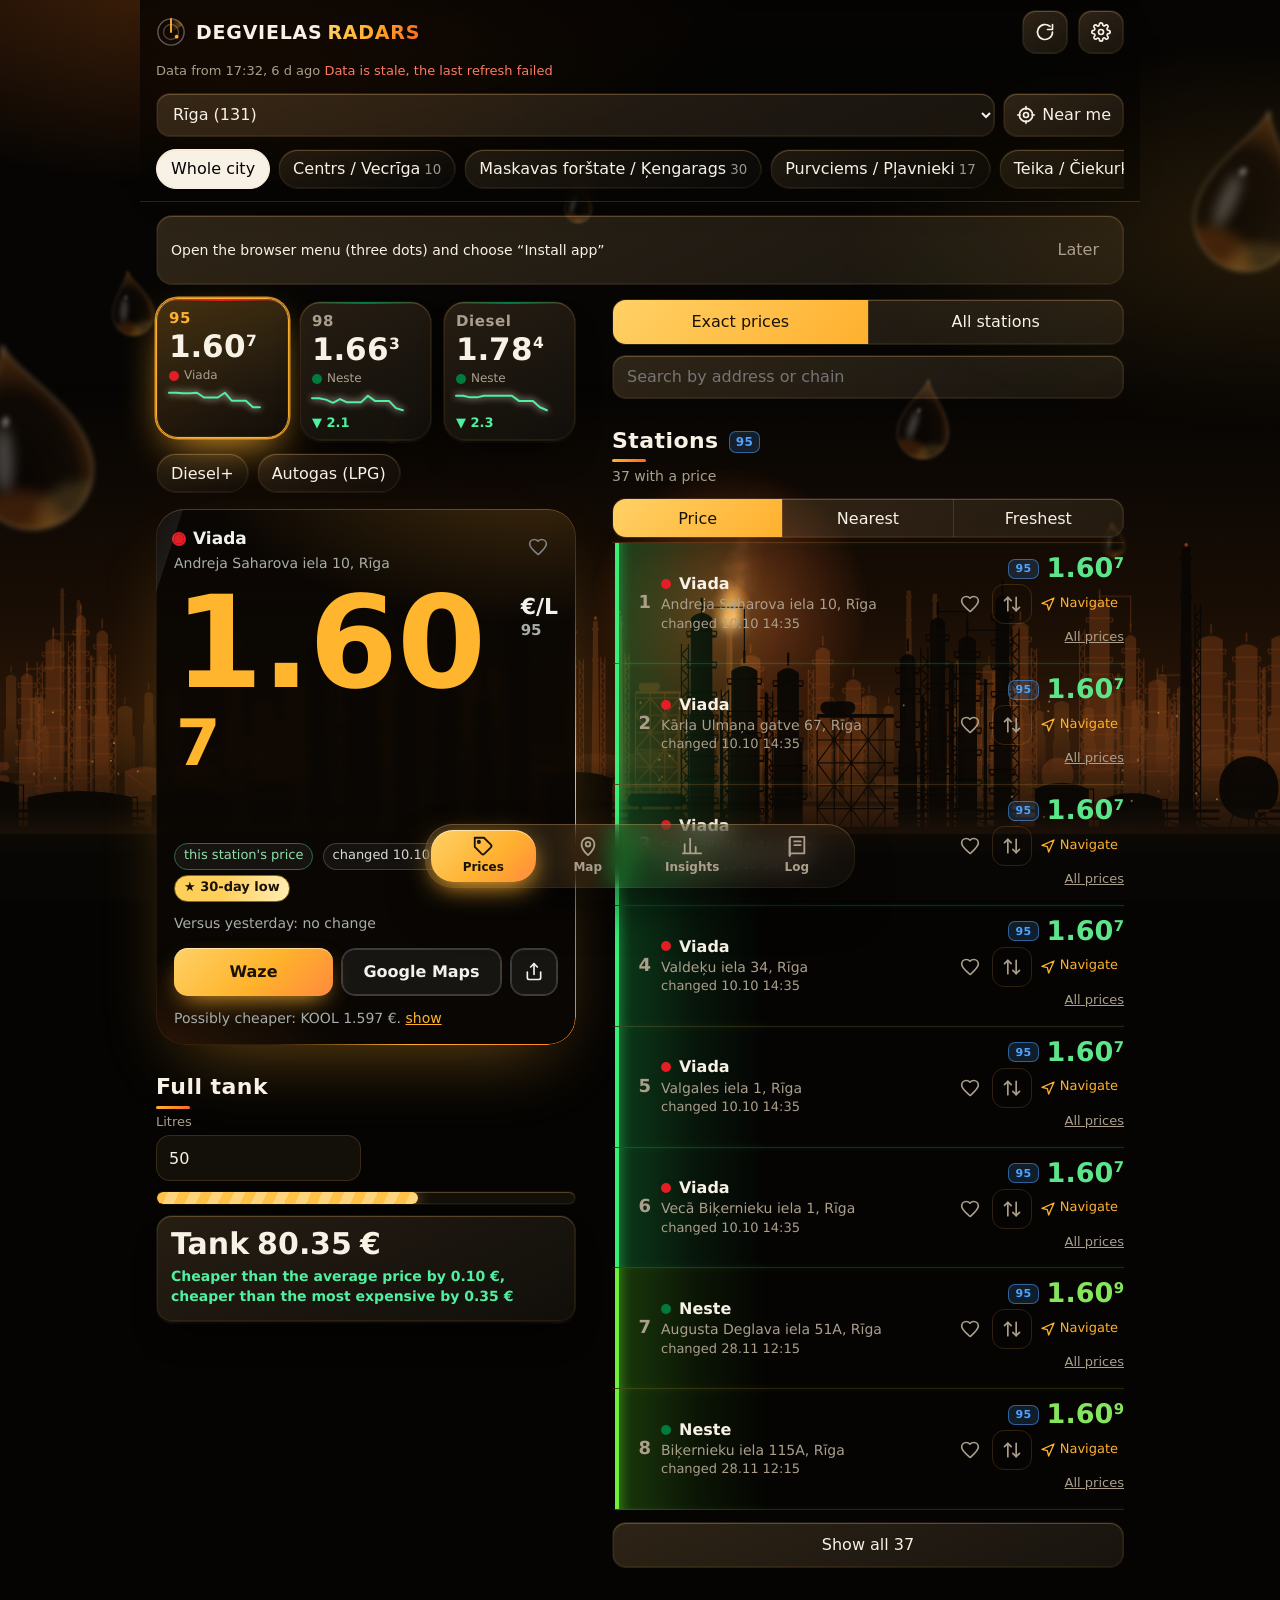
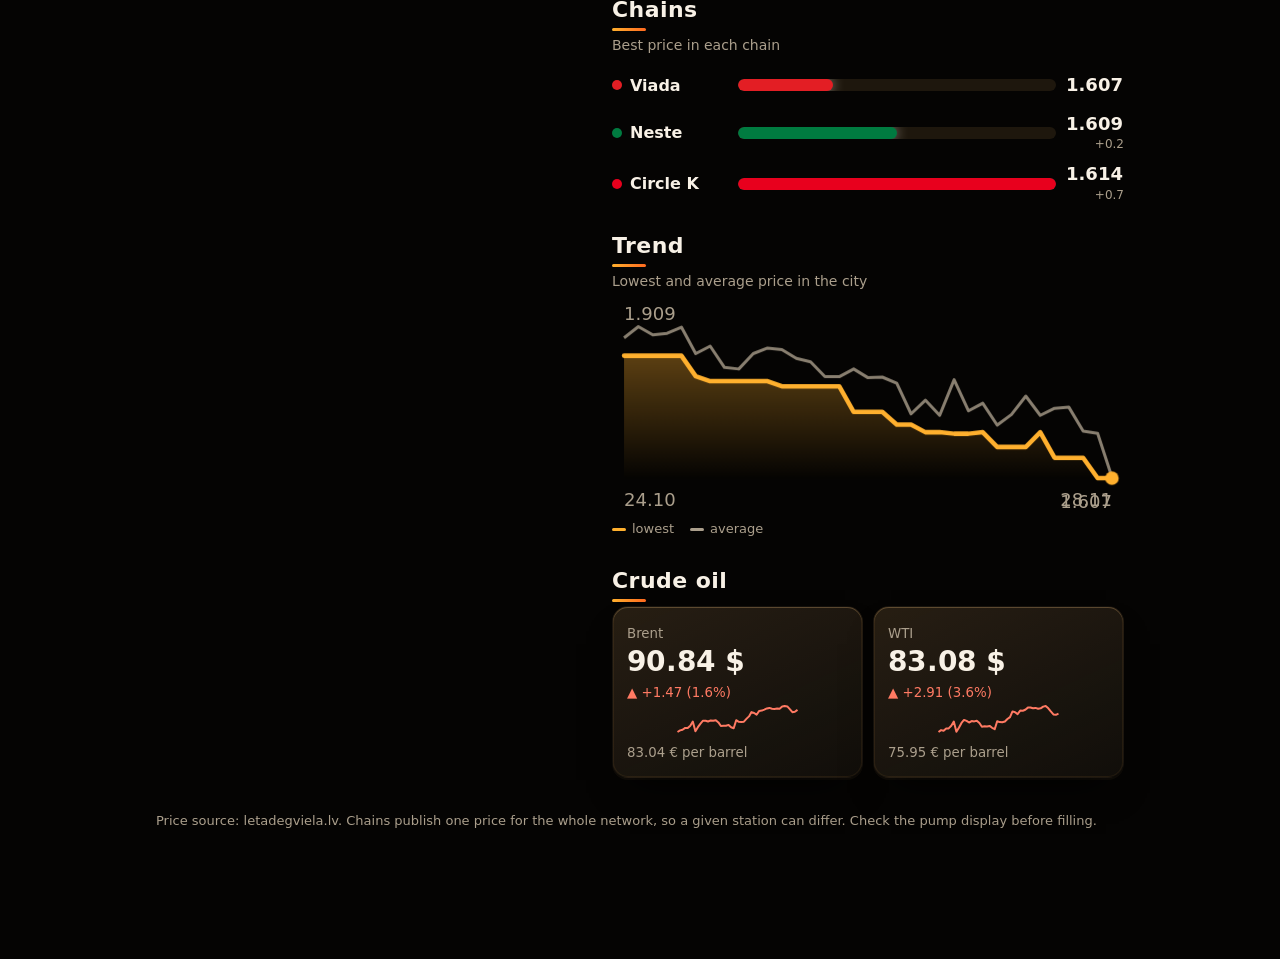
<file: index.html>
<!doctype html>
<html lang="ru" data-theme="dark">
<head>
<meta charset="utf-8">
<meta name="viewport" content="width=device-width, initial-scale=1, viewport-fit=cover">
<title>Degvielas Radars</title>
<meta name="description" content="Самое дешёвое топливо в Латвии прямо сейчас: цены по станциям, сетям и районам Риги.">
<meta name="theme-color" content="#050403">
<!-- link preview: the card messengers show instead of a bare address -->
<meta property="og:type" content="website">
<meta property="og:site_name" content="Degvielas Radars">
<meta property="og:title" content="Degvielas Radars: lētākā degviela Latvijā">
<meta property="og:description" content="Degvielas cenas visās stacijās, karte un uzpildes žurnāls. Instalē telefonā kā parastu lietotni.">
<meta property="og:url" content="https://digitalcreatorhub.github.io/degvievas-radars/">
<meta property="og:image" content="https://digitalcreatorhub.github.io/degvievas-radars/icons/og.jpg">
<meta property="og:image:type" content="image/jpeg">
<meta property="og:image:width" content="1200">
<meta property="og:image:height" content="630">
<meta property="og:image:alt" content="Degvielas Radars: atrodi lētāko degvielu Latvijā">
<meta property="og:locale" content="lv_LV">
<meta name="twitter:card" content="summary_large_image">
<meta name="twitter:title" content="Degvielas Radars: lētākā degviela Latvijā">
<meta name="twitter:description" content="Degvielas cenas visās stacijās, karte un uzpildes žurnāls.">
<meta name="twitter:image" content="https://digitalcreatorhub.github.io/degvievas-radars/icons/og.jpg">
<script>try{if(JSON.parse(localStorage.getItem("dr.theme"))==="light"){document.documentElement.dataset.theme="light";document.querySelector('meta[name="theme-color"]').content="#f2ece2"}}catch(e){}</script>
<link rel="manifest" href="manifest.webmanifest">
<link rel="icon" href="icons/icon.svg" type="image/svg+xml">
<link rel="apple-touch-icon" href="icons/icon-192.png">
<link rel="stylesheet" href="style.css">
</head>
<body>
<div id="app" aria-live="polite"></div>
<noscript>Для работы приложения нужен JavaScript.</noscript>
<script src="map.js"></script>
<script src="charts.js"></script>
<script src="stats.js"></script>
<script src="app.js"></script>
</body>
</html>
</file>
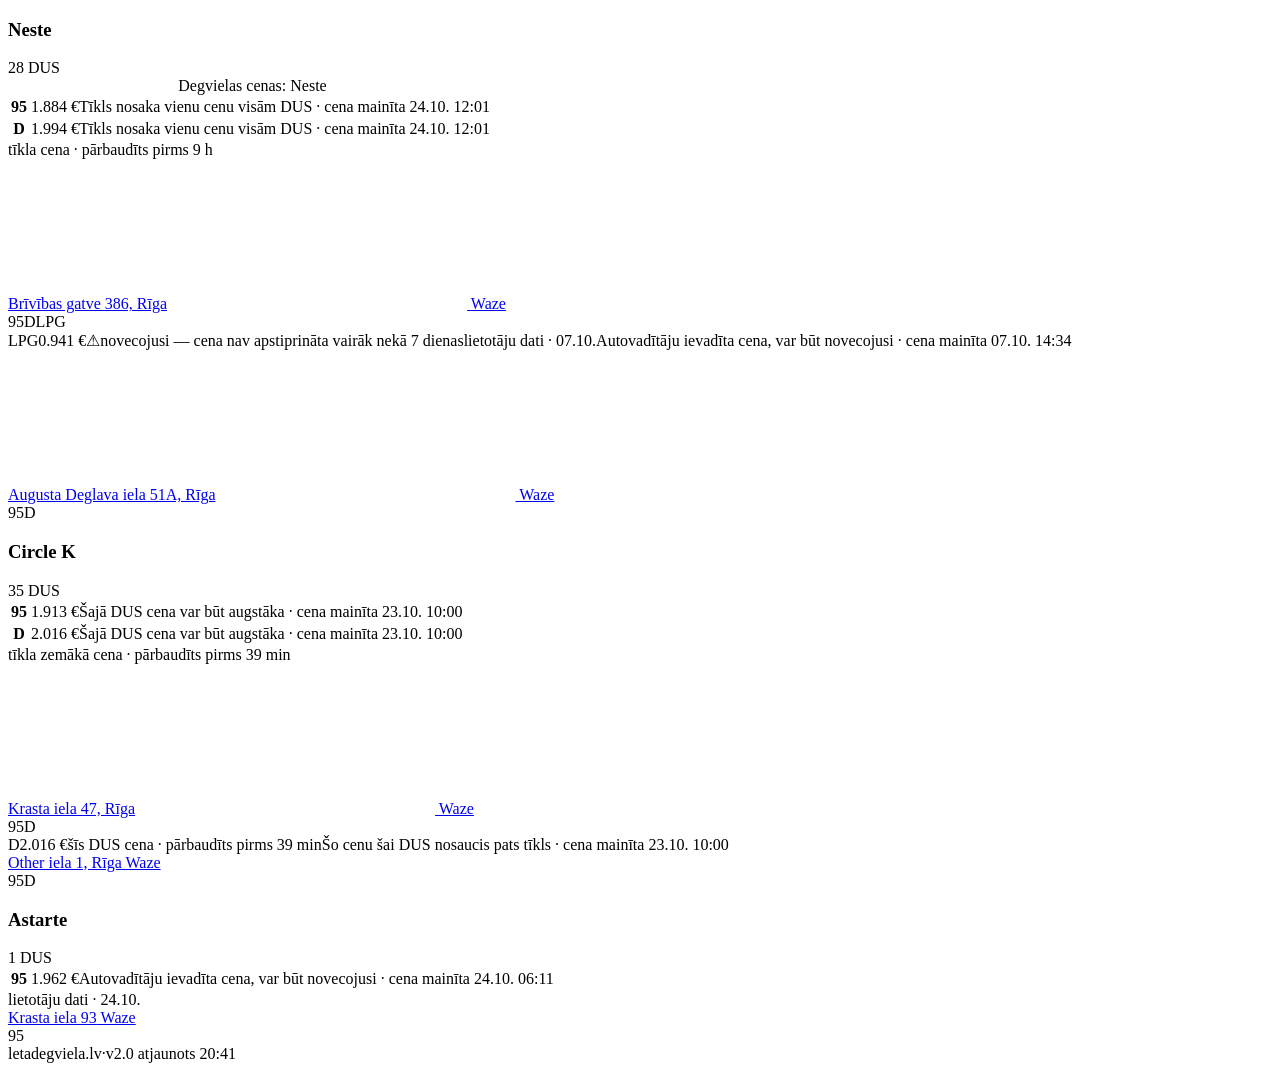
<file: tests/fixtures/live_2026-10-24.html>
<!doctype html><html lang="lv"><body><div class="grid">
<div class="bc" id="b-neste" data-fuels="95,98,diesel"><div class="bh"><span class="bd" style="background:#007B40"></span><h3 class="bn">Neste</h3><span class="bct">28 DUS</span></div><table class="np np1"><caption class="sr-only">Degvielas cenas: Neste</caption><tbody><tr data-fuel="95"><th class="lb2" scope="row">95</th><td class="npv"><span class="ptip" tabindex="0">1.884&nbsp;€<span class="pct">Tīkls nosaka vienu cenu visām DUS · cena mainīta 24.10. 12:01</span></span></td><td></td></tr><tr data-fuel="diesel"><th class="lb2" scope="row">D</th><td class="npv"><span class="ptip" tabindex="0">1.994&nbsp;€<span class="pct">Tīkls nosaka vienu cenu visām DUS · cena mainīta 24.10. 12:01</span></span></td><td></td></tr></tbody></table><div class="npcap"><span class="pc">tīkla cena · pārbaudīts pirms 9 h</span></div>
<div class="sr" data-fuels="95,diesel,lpg"><div class="sh"><a class="sa" href="/station?id=neste-0024">Brīvības gatve 386, Rīga</a><a class="wb" href="https://waze.com/ul?ll=56.9865423,24.2199392&amp;navigate=yes" target="_blank" rel="noopener"><svg></svg> Waze</a></div><div class="fb"><span class="fbg">95</span><span class="fbg">D</span><span class="fbg">LPG</span></div><div class="spl" data-fuel="lpg"><span class="lb2">LPG</span><span class="spv">0.941&nbsp;€</span><span class="pstale"><span aria-hidden="true">⚠</span>novecojusi<span class="sr-only"> — cena nav apstiprināta vairāk nekā 7 dienas</span></span><span class="pc pc-user" tabindex="0">lietotāju dati · 07.10.<span class="pct">Autovadītāju ievadīta cena, var būt novecojusi · cena mainīta 07.10. 14:34</span></span></div></div>
<div class="sr" data-fuels="95,diesel"><div class="sh"><a class="sa" href="/station?id=neste-0032">Augusta Deglava iela 51A, Rīga</a><a class="wb" href="https://waze.com/ul?ll=56.9509622,24.1745948&amp;navigate=yes" target="_blank" rel="noopener"><svg></svg> Waze</a></div><div class="fb"><span class="fbg">95</span><span class="fbg">D</span></div></div>
</div>
<div class="bc" id="b-circle-k" data-fuels="95,diesel"><div class="bh"><span class="bd" style="background:#E8001D"></span><h3 class="bn">Circle K</h3><span class="bct">35 DUS</span></div><table class="np np1"><tbody><tr data-fuel="95"><th class="lb2" scope="row">95</th><td class="npv"><span class="ptip" tabindex="0">1.913&nbsp;€<span class="pct">Šajā DUS cena var būt augstāka · cena mainīta 23.10. 10:00</span></span></td><td></td></tr><tr data-fuel="diesel"><th class="lb2" scope="row">D</th><td class="npv"><span class="ptip" tabindex="0">2.016&nbsp;€<span class="pct">Šajā DUS cena var būt augstāka · cena mainīta 23.10. 10:00</span></span></td><td></td></tr></tbody></table><div class="npcap"><span class="pc">tīkla zemākā cena · pārbaudīts pirms 39 min</span></div>
<div class="sr" data-fuels="95,diesel"><div class="sh"><a class="sa" href="/station?id=circlek-0040">Krasta iela 47, Rīga</a><a class="wb" href="https://waze.com/ul?ll=56.9342176,24.13895&amp;navigate=yes" target="_blank" rel="noopener"><svg></svg> Waze</a></div><div class="fb"><span class="fbg">95</span><span class="fbg">D</span></div><div class="spl" data-fuel="diesel"><span class="lb2">D</span><span class="spv">2.016&nbsp;€</span><span class="pc" tabindex="0">šīs DUS cena · pārbaudīts pirms 39 min<span class="pct">Šo cenu šai DUS nosaucis pats tīkls · cena mainīta 23.10. 10:00</span></span></div></div>
<div class="sr" data-fuels="95,diesel"><div class="sh"><a class="sa" href="/station?id=circlek-0041">Other iela 1, Rīga</a><a class="wb" href="https://waze.com/ul?ll=56.95,24.1&amp;navigate=yes" target="_blank" rel="noopener"> Waze</a></div><div class="fb"><span class="fbg">95</span><span class="fbg">D</span></div></div>
</div>
<div class="bc" id="b-astarte" data-fuels="95,diesel,lpg"><div class="bh"><span class="bd" style="background:#1D4ED8"></span><h3 class="bn">Astarte</h3><span class="bct">1 DUS</span></div><table class="np np1"><tbody><tr data-fuel="95"><th class="lb2" scope="row">95</th><td class="npv"><span class="ptip" tabindex="0">1.962&nbsp;€<span class="pct">Autovadītāju ievadīta cena, var būt novecojusi · cena mainīta 24.10. 06:11</span></span></td><td></td></tr></tbody></table><div class="npcap"><span class="pc pc-user">lietotāju dati · 24.10.</span></div>
<div class="sr" data-fuels="95"><div class="sh"><a class="sa" href="/station?id=astarte-0023">Krasta iela 93</a><a class="wb" href="https://waze.com/ul?ll=56.929325,24.152309&amp;navigate=yes" target="_blank" rel="noopener"> Waze</a></div><div class="fb"><span class="fbg">95</span></div></div>
</div>
</div><footer>letadegviela.lv·v2.0 atjaunots 20:41</footer></body></html>
</file>
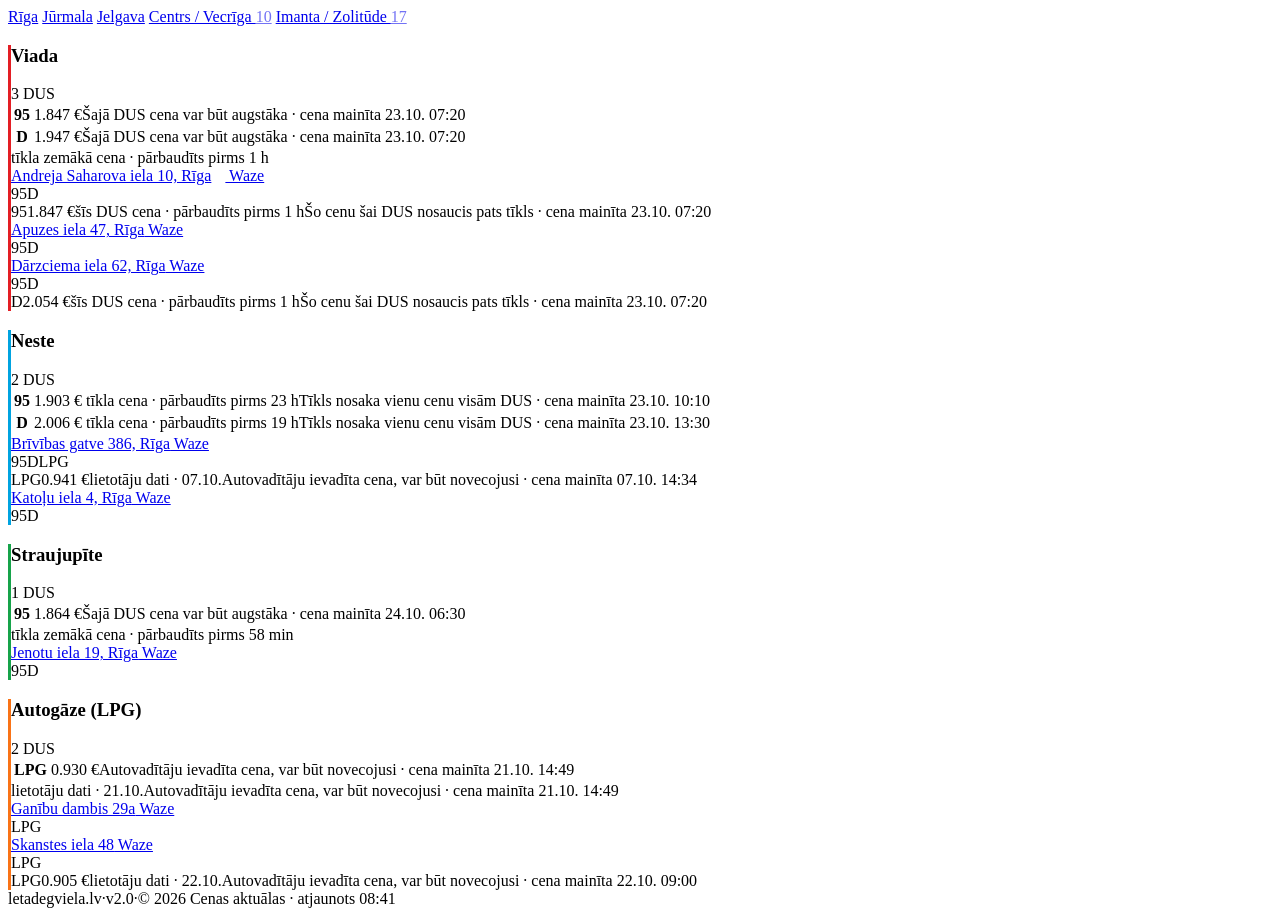
<file: tests/fixtures/riga_sample.html>
<!doctype html>
<html lang="lv"><body>
<nav>
<a href="https://www.letadegviela.lv/">Rīga</a>
<a href="/?city=jurmala">Jūrmala</a>
<a href="/?city=jelgava">Jelgava</a>
<a href="/?area=centrs-vecriga&amp;city=riga">Centrs / Vecrīga <span style="opacity:.55">10</span></a>
<a href="/?area=imanta-zolitude&amp;city=riga">Imanta / Zolitūde <span style="opacity:.55">17</span></a>
</nav>
<div class="grid">

<div class="bc" id="b-viada" data-fuels="95,98,diesel,lpg,cng" style="border-left:3px solid #E31E24"><div class="bh"><span class="bd" style="background:#E31E24"></span><h3 class="bn">Viada</h3><span class="bct">3 DUS</span></div><table class="np np1"><tbody><tr data-fuel="95"><th class="lb2" scope="row">95</th><td class="npv"><span class="ptip" tabindex="0">1.847&nbsp;€<span class="pct">Šajā DUS cena var būt augstāka · cena mainīta 23.10. 07:20</span></span></td><td></td></tr><tr data-fuel="diesel"><th class="lb2" scope="row">D</th><td class="npv"><span class="ptip" tabindex="0">1.947&nbsp;€<span class="pct">Šajā DUS cena var būt augstāka · cena mainīta 23.10. 07:20</span></span></td><td></td></tr></tbody></table><div class="npcap"><span class="pc">tīkla zemākā cena · pārbaudīts pirms 1 h</span></div>
<div class="sr" data-fuels="95,98,diesel,lpg"><div class="sh"><a class="sa" href="/station?id=x">Andreja Saharova iela 10, Rīga</a><a class="wb" href="https://waze.com/ul?ll=56.9349,24.2029&amp;navigate=yes" target="_blank" rel="noopener"><svg width="14" height="14"></svg> Waze</a></div><div class="fb"><span class="fbg">95</span><span class="fbg">D</span></div><div class="spl" data-fuel="95"><span class="lb2">95</span><span class="spv">1.847&nbsp;€</span><span class="pc" tabindex="0">šīs DUS cena · pārbaudīts pirms 1 h<span class="pct">Šo cenu šai DUS nosaucis pats tīkls · cena mainīta 23.10. 07:20</span></span></div></div>
<div class="sr" data-fuels="95,diesel"><div class="sh"><a class="sa" href="/station?id=x">Apuzes iela 47, Rīga</a><a class="wb" href="https://waze.com/ul?ll=56.9411,24.0215&amp;navigate=yes" target="_blank" rel="noopener"> Waze</a></div><div class="fb"><span class="fbg">95</span><span class="fbg">D</span></div></div>
<div class="sr" data-fuels="95,diesel"><div class="sh"><a class="sa" href="/station?id=x">Dārzciema iela 62, Rīga</a><a class="wb" href="https://waze.com/ul?ll=56.9389,24.1814&amp;navigate=yes" target="_blank" rel="noopener"> Waze</a></div><div class="fb"><span class="fbg">95</span><span class="fbg">D</span></div><div class="spl" data-fuel="diesel"><span class="lb2">D</span><span class="spv">2.054&nbsp;€</span><span class="pc" tabindex="0">šīs DUS cena · pārbaudīts pirms 1 h<span class="pct">Šo cenu šai DUS nosaucis pats tīkls · cena mainīta 23.10. 07:20</span></span></div></div>
</div>

<div class="bc" id="b-neste" data-fuels="95,98,diesel" style="border-left:3px solid #00A3E0"><div class="bh"><span class="bd" style="background:#00A3E0"></span><h3 class="bn">Neste</h3><span class="bct">2 DUS</span></div><table class="np"><tbody><tr data-fuel="95"><th class="lb2" scope="row">95</th><td class="npv"><span class="ptip" tabindex="0">1.903&nbsp;€</span></td><td><span class="pc" tabindex="0">tīkla cena · pārbaudīts pirms 23 h<span class="pct">Tīkls nosaka vienu cenu visām DUS · cena mainīta 23.10. 10:10</span></span></td></tr><tr data-fuel="diesel"><th class="lb2" scope="row">D</th><td class="npv"><span class="ptip" tabindex="0">2.006&nbsp;€</span></td><td><span class="pc" tabindex="0">tīkla cena · pārbaudīts pirms 19 h<span class="pct">Tīkls nosaka vienu cenu visām DUS · cena mainīta 23.10. 13:30</span></span></td></tr></tbody></table>
<div class="sr" data-fuels="95,diesel,lpg"><div class="sh"><a class="sa" href="/station?id=x">Brīvības gatve 386, Rīga</a><a class="wb" href="https://waze.com/ul?ll=56.9865423,24.2199392&amp;navigate=yes" target="_blank" rel="noopener"> Waze</a></div><div class="fb"><span class="fbg">95</span><span class="fbg">D</span><span class="fbg">LPG</span></div><div class="spl" data-fuel="lpg"><span class="lb2">LPG</span><span class="spv">0.941&nbsp;€</span><span class="pc pc-user" tabindex="0">lietotāju dati · 07.10.<span class="pct">Autovadītāju ievadīta cena, var būt novecojusi · cena mainīta 07.10. 14:34</span></span></div></div>
<div class="sr" data-fuels="95,diesel"><div class="sh"><a class="sa" href="/station?id=x">Katoļu iela 4, Rīga</a><a class="wb" href="https://waze.com/ul?ll=56.9407656,24.137954&amp;navigate=yes" target="_blank" rel="noopener"> Waze</a></div><div class="fb"><span class="fbg">95</span><span class="fbg">D</span></div></div>
</div>

<div class="bc" id="b-straujupite" data-fuels="95,diesel" style="border-left:3px solid #16A34A"><div class="bh"><span class="bd" style="background:#16A34A"></span><h3 class="bn">Straujupīte</h3><span class="bct">1 DUS</span></div><table class="np np1"><tbody><tr data-fuel="95"><th class="lb2" scope="row">95</th><td class="npv"><span class="ptip" tabindex="0">1.864&nbsp;€<span class="pct">Šajā DUS cena var būt augstāka · cena mainīta 24.10. 06:30</span></span></td><td></td></tr></tbody></table><div class="npcap"><span class="pc">tīkla zemākā cena · pārbaudīts pirms 58 min</span></div>
<div class="sr" data-fuels="95,diesel"><div class="sh"><a class="sa" href="/station?id=x">Jenotu iela 19, Rīga</a><a class="wb" href="https://waze.com/ul?ll=56.948691,24.185736&amp;navigate=yes" target="_blank" rel="noopener"> Waze</a></div><div class="fb"><span class="fbg">95</span><span class="fbg">D</span></div></div>
</div>

<div class="bc" id="b-lpg" data-fuels="lpg" style="border-left:3px solid #F97316"><div class="bh"><span class="bd" style="background:#F97316"></span><h3 class="bn">Autogāze (LPG)</h3><span class="bct">2 DUS</span></div><table class="np np1"><tbody><tr data-fuel="lpg"><th class="lb2" scope="row">LPG</th><td class="npv"><span class="ptip" tabindex="0">0.930&nbsp;€<span class="pct">Autovadītāju ievadīta cena, var būt novecojusi · cena mainīta 21.10. 14:49</span></span></td><td></td></tr></tbody></table><div class="npcap"><span class="pc pc-user" tabindex="0">lietotāju dati · 21.10.<span class="pct">Autovadītāju ievadīta cena, var būt novecojusi · cena mainīta 21.10. 14:49</span></span></div>
<div class="sr" data-fuels="lpg"><div class="sh"><a class="sa" href="/station?id=x">Ganību dambis 29a</a><a class="wb" href="https://waze.com/ul?ll=56.98782,24.121424&amp;navigate=yes" target="_blank" rel="noopener"> Waze</a></div><div class="fb"><span class="fbg">LPG</span></div></div>
<div class="sr" data-fuels="lpg"><div class="sh"><a class="sa" href="/station?id=x">Skanstes iela 48</a><a class="wb" href="https://waze.com/ul?ll=56.975952,24.12896&amp;navigate=yes" target="_blank" rel="noopener"> Waze</a></div><div class="fb"><span class="fbg">LPG</span></div><div class="spl" data-fuel="lpg"><span class="lb2">LPG</span><span class="spv">0.905&nbsp;€</span><span class="pc pc-user" tabindex="0">lietotāju dati · 22.10.<span class="pct">Autovadītāju ievadīta cena, var būt novecojusi · cena mainīta 22.10. 09:00</span></span></div></div>
</div>

</div>
<footer>letadegviela.lv·v2.0·© 2026 Cenas aktuālas · atjaunots 08:41</footer>
</body></html>
</file>
<file: style.css>
/* Degvielas Radars. Asphalt at night, sodium-lamp amber, price-pylon digits. */
:root {
  color-scheme: dark;
  --bg: #16181a;
  --panel: #1f2225;
  --panel2: #262a2d;
  --line: #30353a;
  --ink: #eceee9;
  --mute: #9aa19c;
  --amber: #f5a524;
  --good: #5bc27a;
  --bad: #ee7458;
  --pink: #ff5d73;
  --pylon: #101214;
  --pylon-ink: #ffb32b;
  --pylon-mute: #a8adab;
  --hl: 63%;
  --glow: rgba(245, 165, 36, .13);
  --num: "Bahnschrift", "DIN Condensed", "sans-serif-condensed", "Roboto Condensed", "Arial Narrow", system-ui, sans-serif;
  --body: system-ui, -apple-system, "Segoe UI", Roboto, sans-serif;
  --ease: cubic-bezier(.16, 1, .3, 1);
}
:root[data-theme="light"] {
  color-scheme: light;
  --bg: #edefec;
  --panel: #ffffff;
  --panel2: #f4f6f3;
  --line: #d4d9d4;
  --ink: #161a1c;
  --mute: #5c6560;
  --amber: #a85f00;
  --good: #23783f;
  --bad: #b8391f;
  --pink: #d92f4c;
  --hl: 36%;
  --glow: rgba(245, 165, 36, .18);
}
* { box-sizing: border-box; -webkit-tap-highlight-color: transparent; }
html { -webkit-text-size-adjust: 100%; }
body {
  margin: 0;
  background: var(--bg);
  color: var(--ink);
  font: 16px/1.45 var(--body);
  min-height: 100dvh;
}
body::before {
  content: ""; position: fixed; inset: 0; z-index: -1; pointer-events: none;
  background: radial-gradient(900px 420px at 50% -140px, var(--glow), transparent 70%);
}
body.noscroll { overflow: hidden; }
button, select, input { font: inherit; color: inherit; }
button { cursor: pointer; }
:focus-visible { outline: 3px solid var(--amber); outline-offset: 2px; border-radius: 6px; }
a { color: inherit; }
button:active:not(:disabled), .btn:active { transform: scale(.96); }
button, .btn { transition: transform .15s var(--ease), background-color .2s, color .2s, border-color .2s, box-shadow .2s; }

.wrap { max-width: 620px; margin: 0 auto; padding: 0 16px calc(120px + env(safe-area-inset-bottom)); }
.wrap.v-map { max-width: 900px; }
.top {
  position: sticky; top: 0; z-index: 5;
  background: color-mix(in srgb, var(--bg) 90%, transparent);
  backdrop-filter: blur(12px); -webkit-backdrop-filter: blur(12px);
  border-bottom: 1px solid var(--line);
  padding: calc(10px + env(safe-area-inset-top)) 16px 10px; margin: 0 -16px;
}
.top-row { display: flex; align-items: center; gap: 10px; }
.radar { color: var(--ink); flex: none; }
.radar .sweep { transform-origin: 16px 16px; animation: spin 3.2s linear infinite; }
.radar .blip { animation: blip 3.2s ease-out infinite; }
@keyframes blip { 0%, 55% { opacity: 0; r: 1; } 62% { opacity: 1; r: 2.4; } 100% { opacity: 0; r: 3.2; } }
.brand { font: 700 21px/1 var(--num); letter-spacing: .01em; flex: 1; margin: 0; white-space: nowrap; display: flex; align-items: baseline; gap: 5px; overflow: hidden; }
.brand span { color: var(--amber); }
.beta { font: 700 10px/1 var(--body); font-style: normal; text-transform: uppercase; letter-spacing: .06em; background: var(--amber); color: #1a1204; padding: 3px 6px; border-radius: 6px; align-self: center; animation: shine 3s ease-in-out infinite; }
.icon-btn {
  min-width: 44px; height: 44px; padding: 0 12px;
  border: 1px solid var(--line); border-radius: 14px; background: var(--panel);
  display: inline-flex; align-items: center; justify-content: center; gap: 6px;
}
.icon-btn.sm { min-width: 38px; height: 38px; padding: 0 8px; border-radius: 12px; }
.icon-btn.on { color: var(--amber); border-color: var(--amber); }
.icon-btn[aria-busy="true"] svg { animation: spin 1s linear infinite; }
@keyframes spin { to { transform: rotate(360deg); } }
.meta { margin: 8px 0 0; color: var(--mute); font-size: 13px; }
.meta .stale { color: var(--bad); }

.picker { display: flex; gap: 8px; margin: 12px 0 0; }
.picker select {
  flex: 1; min-height: 44px; padding: 0 12px;
  border: 1px solid var(--line); border-radius: 14px; background: var(--panel);
}
.chips, .fuels { display: flex; gap: 8px; overflow-x: auto; scrollbar-width: none; padding: 2px 0; }
.chips::-webkit-scrollbar, .fuels::-webkit-scrollbar { display: none; }
.chips { margin-top: 10px; }
.chip {
  flex: none; min-height: 40px; padding: 0 14px; border-radius: 999px;
  border: 1px solid var(--line); background: transparent; color: var(--ink);
}
.chip[aria-pressed="true"] { background: var(--ink); color: var(--bg); border-color: var(--ink); }
.chip small { opacity: .6; margin-left: 4px; }
.chip.wide { grid-column: 1 / -1; }

.fuels { margin: 14px 0 0; }
.fuel {
  flex: 1 0 auto; min-height: 46px; padding: 0 16px; border-radius: 14px;
  border: 1px solid var(--line); background: var(--panel);
  font: 700 18px/1 var(--num);
}
.fuel[aria-pressed="true"] { background: var(--amber); border-color: var(--amber); color: #1a1204; }

.seg { display: flex; margin: 14px 0 0; border: 1px solid var(--line); border-radius: 14px; overflow: hidden; background: var(--panel); }
.seg button { flex: 1; min-height: 44px; border: 0; background: transparent; padding: 0 8px; border-radius: 0; }
.seg button + button { border-left: 1px solid var(--line); }
.seg button[aria-pressed="true"] { background: var(--ink); color: var(--bg); }
.seg.slim { margin-top: 10px; }
.seg.slim button { min-height: 38px; }
.seg.inline { margin: 0; }
.seg.inline button { min-height: 38px; padding: 0 16px; }

/* Digit roll (slot-machine counters) */
.roll { display: inline-flex; vertical-align: top; }
.roll > span { display: inline-flex; }
.dg { display: inline-block; height: 1em; overflow: hidden; line-height: 1; font-variant-numeric: tabular-nums; }
.col { display: block; transition: transform 1.1s var(--ease); transition-delay: calc(var(--k, 0) * 75ms); will-change: transform; }
.col i { display: block; height: 1em; line-height: 1; font-style: normal; }
.ch { display: inline-block; height: 1em; line-height: 1; }
sup { font-size: .5em; vertical-align: top; position: relative; top: .06em; margin-left: .03em; line-height: 1; }

/* Board of three prices */
.tiles { display: grid; grid-template-columns: repeat(3, 1fr); gap: 10px; margin-top: 16px; perspective: 800px; }
.tile {
  position: relative; text-align: left; padding: 12px 12px 10px; border-radius: 18px; overflow: hidden;
  border: 1px solid var(--line); background: var(--panel);
  display: flex; flex-direction: column; gap: 4px; min-height: 118px;
}
.tile::before { content: ""; position: absolute; left: 0; right: 0; top: 0; height: 3px; background: var(--c, var(--line)); opacity: .9; }
.tile .tf { font: 700 15px/1 var(--num); color: var(--mute); letter-spacing: .04em; }
.tile .tp { font: 700 31px/1 var(--num); margin-top: 2px; }
.tile .tc { font-size: 12px; color: var(--mute); display: flex; align-items: center; gap: 5px; white-space: nowrap; overflow: hidden; text-overflow: ellipsis; }
.tile .td { font: 700 13px/1 var(--num); margin-top: auto; min-height: 13px; color: var(--mute); }
.td.down { color: var(--good); } .td.up { color: var(--bad); }
.tile.sel { border-color: var(--amber); background: linear-gradient(180deg, color-mix(in srgb, var(--amber) 16%, var(--panel)), var(--panel)); box-shadow: 0 8px 26px -10px var(--amber); transform: translateY(-3px); }
.tile.sel .tf { color: var(--amber); }
.tile.off { opacity: .5; }
.dot { width: 10px; height: 10px; border-radius: 50%; flex: none; display: inline-block; }
.board .chips { margin-top: 10px; }

.tile.sk, .sk-hero { background: linear-gradient(100deg, var(--panel) 30%, var(--panel2) 50%, var(--panel) 70%); background-size: 220% 100%; animation: shimmer 1.3s linear infinite; border: 1px solid var(--line); }
.sk-hero { height: 220px; margin-top: 16px; border-radius: 18px; }
@keyframes shimmer { to { background-position: -120% 0; } }

/* The pylon: the one loud element. */
.pylon {
  position: relative; overflow: hidden;
  margin-top: 14px; padding: 18px 18px 16px; border-radius: 22px;
  background: radial-gradient(420px 200px at 85% -30px, rgba(255, 179, 43, .16), transparent 70%), var(--pylon);
  color: var(--pylon-ink); border: 1px solid #2a2d30;
}
.pylon::after { content: ""; position: absolute; top: 0; bottom: 0; width: 60px; left: -120px; background: linear-gradient(100deg, transparent, rgba(255, 255, 255, .09), transparent); transform: skewX(-18deg); pointer-events: none; }
.enter .pylon::after { animation: sweep 1.6s ease-out .5s 1; }
@keyframes sweep { to { left: 120%; } }
.p-top { display: flex; align-items: flex-start; justify-content: space-between; gap: 8px; }
.pylon .where { color: #f1f2ee; font-size: 17px; font-weight: 600; margin: 0; display: flex; align-items: center; }
.pylon .addr { color: var(--pylon-mute); font-size: 14px; margin: 2px 0 0; }
.ping { display: inline-block; width: 10px; height: 10px; border-radius: 50%; background: var(--c); margin-right: 9px; position: relative; flex: none; }
.ping::after { content: ""; position: absolute; inset: -2px; border-radius: 50%; border: 2px solid var(--c); animation: ping 1.9s ease-out infinite; }
@keyframes ping { 0% { transform: scale(.6); opacity: .9; } 100% { transform: scale(2.6); opacity: 0; } }
.price-line { display: flex; align-items: flex-start; gap: 10px; margin: 6px 0 6px; }
.pylon-price { font: 700 clamp(84px, 26vw, 128px)/1 var(--num); letter-spacing: -.01em; filter: drop-shadow(0 0 16px rgba(255, 179, 43, .3)); }
.price-side { padding-top: 14px; color: var(--pylon-mute); font: 600 15px/1.25 var(--num); }
.price-side b { display: block; color: #f1f2ee; font-size: 22px; }
.tag { display: inline-block; padding: 3px 9px; border-radius: 999px; font-size: 13px; border: 1px solid #3a3e41; color: #d6d9d5; margin: 0 4px 4px 0; }
:root[data-theme="light"] .mpop .tag, :root[data-theme="light"] .mpop .tag.good { color: var(--ink); }
.tag.warn { border-color: #7a5a12; color: #f3cf74; }
.tag.good { border-color: #2c6b43; color: #8ee0a8; }
:root[data-theme="light"] .mpop .tag.good { color: var(--good); }
.tag.low { border-color: #8a6a10; color: #1a1204; background: linear-gradient(100deg, #ffcf5c 20%, #fff2c2 50%, #ffcf5c 80%); background-size: 220% 100%; animation: shimmer 2.4s linear infinite; font-weight: 700; }
.delta { margin: 8px 0 0; font-size: 14px; color: var(--pylon-mute); }
.delta .down { color: #7be29b; font-weight: 700; }
.delta .up { color: #ff8b73; font-weight: 700; }
.actions { display: flex; gap: 8px; margin-top: 14px; }
.btn {
  flex: 1; min-height: 48px; border-radius: 14px; border: 0; text-decoration: none;
  display: inline-flex; align-items: center; justify-content: center; font-weight: 700;
  background: var(--pylon-ink); color: #1a1204;
}
.mpop .btn { background: var(--amber); }
.btn.ghost { background: transparent; color: #f1f2ee; border: 1px solid #3a3e41; }
.mpop .btn.ghost { color: var(--ink); border-color: var(--line); }
.btn.sq { flex: none; width: 48px; padding: 0; }
.btn.wide { grid-column: 1 / -1; }
.hint { margin: 12px 0 0; font-size: 14px; color: var(--pylon-mute); }
.hint button { background: none; border: 0; padding: 0; color: var(--pylon-ink); text-decoration: underline; }

.heart { flex: none; width: 40px; height: 40px; border: 0; background: transparent; color: var(--mute); display: inline-flex; align-items: center; justify-content: center; position: relative; border-radius: 50%; }
.heart.on-dark { color: #7d8280; }
.heart .hs { overflow: visible; }
.heart[aria-pressed="true"] { color: var(--pink); }
.heart[aria-pressed="true"] .hs path { fill: currentColor; }
.heart.pop svg { animation: heartPop .65s var(--ease); }
.heart.pop::after { content: ""; position: absolute; inset: 6px; border-radius: 50%; border: 2px solid var(--pink); animation: burst .6s ease-out forwards; }
@keyframes heartPop { 0% { transform: scale(.4); } 45% { transform: scale(1.5) rotate(-8deg); } 100% { transform: scale(1); } }
@keyframes burst { to { transform: scale(2.4); opacity: 0; } }

.install {
  grid-column: 1 / -1; display: flex; align-items: center; gap: 10px; flex-wrap: wrap;
  margin-top: 14px; padding: 12px 14px; border: 1px solid var(--line); border-radius: 16px; background: var(--panel);
}
.install p { flex: 1 1 200px; margin: 0; font-size: 14px; }
.btn-install { min-height: 44px; padding: 0 20px; border: 0; border-radius: 14px; background: var(--amber); color: #1a1204; font-weight: 700; }
.install-later { min-height: 44px; padding: 0 10px; border: 0; background: none; color: var(--mute); }

h2 { font: 700 22px/1.1 var(--num); margin: 30px 0 4px; }
h3 { font: 700 18px/1.1 var(--num); margin: 22px 0 4px; }
.sub { margin: 0 0 12px; color: var(--mute); font-size: 14px; }

.calc { display: grid; grid-template-columns: 1fr 1fr; gap: 10px; }
.field label { display: block; font-size: 13px; color: var(--mute); margin-bottom: 4px; }
.field input {
  width: 100%; min-height: 46px; padding: 0 12px; border-radius: 14px;
  border: 1px solid var(--line); background: var(--panel);
}
.toggle { grid-column: 1 / -1; display: flex; align-items: center; gap: 10px; min-height: 44px; }
.toggle input { width: 22px; height: 22px; accent-color: var(--amber); }
.gauge { grid-column: 1 / -1; height: 14px; border-radius: 8px; background: var(--panel); border: 1px solid var(--line); overflow: hidden; }
.liquid { display: block; height: 100%; width: calc(var(--f) * 100%); border-radius: 8px; background: repeating-linear-gradient(115deg, var(--amber) 0 10px, color-mix(in srgb, var(--amber) 70%, #fff) 10px 20px); background-size: 28px 100%; animation: flow 1.2s linear infinite; transition: width .6s var(--ease); }
@keyframes flow { to { background-position: 28px 0; } }
.sum { grid-column: 1 / -1; margin: 0; padding: 14px; border-radius: 16px; background: var(--panel); border: 1px solid var(--line); }
.sum strong { font: 700 30px/1 var(--num); display: inline-flex; align-items: center; gap: 8px; }
.sum p { margin: 6px 0 0; color: var(--mute); font-size: 14px; }
.sum .save { color: var(--good); font-weight: 600; }

.favrow { display: flex; gap: 10px; overflow-x: auto; scrollbar-width: none; padding: 2px 2px 8px; margin: 0 -2px; scroll-snap-type: x proximity; }
.favrow::-webkit-scrollbar { display: none; }
.fav { flex: none; width: 150px; text-align: left; padding: 12px; border-radius: 16px; border: 1px solid var(--line); background: var(--panel); border-top: 3px solid var(--c); display: flex; flex-direction: column; gap: 3px; scroll-snap-align: start; }
.fav .fn { display: flex; align-items: center; gap: 6px; font-weight: 600; font-size: 14px; }
.fav .fa { color: var(--mute); font-size: 12px; white-space: nowrap; overflow: hidden; text-overflow: ellipsis; }
.fav .fp { font: 700 26px/1 var(--num); margin-top: 4px; }
.fav.est { opacity: .75; }
.fav .td { font: 700 12px/1 var(--num); }

.list { list-style: none; margin: 0; padding: 0; border-top: 1px solid var(--line); }
.row {
  display: grid; grid-template-columns: 26px 1fr auto; gap: 4px 10px; align-items: center;
  padding: 12px 0 12px 10px; border-bottom: 1px solid var(--line); border-left: 3px solid transparent;
}
.row.heat { border-left-color: hsl(var(--h) 70% 52%); }
.row.est .hp { color: var(--mute); }
.row.heat .hp { color: hsl(var(--h) 72% var(--hl)); }
.rank { font: 700 18px/1 var(--num); color: var(--mute); text-align: right; }
.who { min-width: 0; }
.who b { display: flex; align-items: center; gap: 8px; font-weight: 600; }
.who span { display: block; color: var(--mute); font-size: 14px; overflow-wrap: anywhere; }
.who .note { font-size: 13px; }
.who .note.warn { color: #e2b94a; }
:root[data-theme="light"] .who .note.warn { color: #c98a00; }
.rp { text-align: right; }
.rp .hp { display: block; font: 700 27px/1 var(--num); font-variant-numeric: tabular-nums; }
.rp .hp sup { font-size: .55em; }
.was { display: block; color: var(--mute); font-size: 12px; }
.ra { display: flex; align-items: center; justify-content: flex-end; gap: 2px; margin-top: 2px; }
.ra a { display: inline-flex; align-items: center; gap: 4px; font-size: 13px; color: var(--amber); text-decoration: none; padding: 8px 6px; }
.search { margin-top: 10px; }
.search input { width: 100%; min-height: 44px; padding: 0 14px; border-radius: 14px; border: 1px solid var(--line); background: var(--panel); }
.more-prices { display: block; margin: 0 0 0 auto; padding: 4px 0; background: none; border: 0; color: var(--mute); font-size: 13px; text-decoration: underline; }
.detail { grid-column: 2 / -1; margin: 4px 0 2px; padding: 8px 12px; border: 1px solid var(--line); border-radius: 14px; background: var(--panel); text-align: left; }
.detail > div { display: flex; justify-content: space-between; align-items: baseline; gap: 12px; padding: 5px 0; font-size: 14px; }
.detail > div + div { border-top: 1px solid var(--line); }
.detail b { font: 700 18px/1 var(--num); font-variant-numeric: tabular-nums; }
.detail a { color: var(--amber); }
.mpop .detail { grid-column: auto; margin-top: 8px; }
.more { width: 100%; margin-top: 12px; min-height: 46px; border-radius: 14px; border: 1px solid var(--line); background: var(--panel); }

.bars { display: grid; gap: 10px; }
.bar { display: grid; grid-template-columns: 116px 1fr 58px; gap: 10px; align-items: center; }
.bar button { text-align: left; background: none; border: 0; padding: 6px 0; font-weight: 600; display: flex; align-items: center; gap: 8px; }
.track { height: 12px; border-radius: 6px; background: var(--line); overflow: hidden; }
.fill { height: 100%; border-radius: 6px; transform-origin: left; }
.bar em { font: 700 18px/1 var(--num); font-style: normal; font-variant-numeric: tabular-nums; }
.bar small { display: block; color: var(--mute); font-size: 12px; text-align: right; }

.chart { width: 100%; height: auto; display: block; overflow: visible; }
.chart text { fill: var(--mute); font: 12px var(--body); }
.legend { display: flex; gap: 16px; font-size: 13px; color: var(--mute); margin-top: 6px; }
.legend i { display: inline-block; width: 14px; height: 3px; border-radius: 2px; margin-right: 6px; vertical-align: middle; }
.chart .end { transform-box: fill-box; transform-origin: center; }

.oil { display: grid; grid-template-columns: 1fr 1fr; gap: 10px; }
.oil > div { padding: 14px; border: 1px solid var(--line); border-radius: 16px; background: var(--panel); }
.oil b { display: block; font: 700 28px/1 var(--num); margin: 4px 0; }
.oil small { color: var(--mute); }
.oil .up { color: var(--bad); } .oil .down { color: var(--good); }

.empty { margin-top: 24px; padding: 20px; border: 1px dashed var(--line); border-radius: 18px; }
.empty b { display: block; font: 700 20px/1.2 var(--num); margin-bottom: 6px; }
.foot { margin-top: 34px; color: var(--mute); font-size: 13px; }
.foot p { margin: 0 0 8px; }

/* Map */
.mapbox { position: relative; height: clamp(340px, calc(100dvh - 440px), 740px); border-radius: 22px; overflow: hidden; border: 1px solid var(--line); margin-top: 12px; background: #1b1e22; isolation: isolate; }
.mapel { position: absolute; inset: 0; isolation: isolate; z-index: 1; }
.mm { position: absolute; inset: 0; overflow: hidden; background: #dfe2de; cursor: grab; user-select: none; -webkit-user-select: none; }
.mm.dark { background: #1b1e22; }
.mm:active { cursor: grabbing; }
.mm-tiles img { position: absolute; left: 0; top: 0; opacity: 0; transition: opacity .3s; max-width: none; pointer-events: none; -webkit-user-drag: none; }
.mm-tiles img.ok { opacity: 1; }
.mm.dark .mm-tiles img { filter: invert(1) hue-rotate(180deg) brightness(.92) contrast(.88) saturate(.75); }
.mm-marks { position: absolute; inset: 0; pointer-events: none; }
.mk { position: absolute; left: 0; top: 0; pointer-events: auto; cursor: pointer; }
.mk .anchor { transform: translate(-50%, -100%); }
.mk.me .anchor { transform: translate(-50%, -50%); }
.pin {
  position: relative; display: inline-flex; align-items: center; gap: 5px; margin-bottom: 7px; white-space: nowrap;
  padding: 5px 9px 5px 7px; border-radius: 999px; font: 700 13px/1 var(--num); font-variant-numeric: tabular-nums;
  background: #14161a; color: hsl(var(--h) 85% 70%); border: 2px solid hsl(var(--h) 70% 55%);
  box-shadow: 0 4px 12px rgba(0, 0, 0, .5); animation: pinIn .5s cubic-bezier(.2, 1.6, .4, 1) backwards;
}
:root[data-theme="light"] .pin { background: #fff; color: hsl(var(--h) 85% 26%); }
.pin::after { content: ""; position: absolute; left: 50%; bottom: -7px; width: 9px; height: 9px; background: inherit; border: inherit; border-top: 0; border-left: 0; transform: translateX(-50%) rotate(45deg); }
.pin .pdot { width: 8px; height: 8px; border-radius: 50%; background: var(--c); display: block; }
.pin.mini { padding: 0; width: 12px; height: 12px; margin-bottom: -6px; border-width: 2px; background: hsl(var(--h) 70% 52%); box-shadow: 0 1px 4px rgba(0, 0, 0, .5); animation-duration: .3s; }
.pin.mini::after { display: none; }
.mk.est .pin { border-style: dashed; opacity: .85; }
.mk.best .pin::before { content: ""; position: absolute; inset: -7px; border-radius: 999px; border: 2px solid hsl(var(--h) 80% 60%); animation: ring 1.8s ease-out infinite; }
.mk.sel .pin { transform: scale(1.2); box-shadow: 0 0 0 3px var(--amber), 0 6px 18px rgba(0, 0, 0, .6); }
.me-dot { display: block; width: 18px; height: 18px; border-radius: 50%; background: #3b82f6; border: 3px solid #fff; animation: mePulse 2s ease-out infinite; }
@keyframes pinIn { from { transform: translateY(-14px) scale(.3); opacity: 0; } }
@keyframes ring { 0% { transform: scale(.85); opacity: .9; } 100% { transform: scale(1.5); opacity: 0; } }
@keyframes mePulse { 0% { box-shadow: 0 0 0 0 rgba(59, 130, 246, .65); } 100% { box-shadow: 0 0 0 22px rgba(59, 130, 246, 0); } }
.mm-attr { position: absolute; right: 6px; bottom: 4px; font-size: 10px; background: rgba(0, 0, 0, .45); color: #fff; padding: 1px 6px; border-radius: 6px; pointer-events: none; z-index: 3; }
.mm-ctl.zoom { position: absolute; right: 10px; top: 10px; display: flex; flex-direction: column; gap: 8px; z-index: 5; }
.mm-ctl button { width: 44px; height: 44px; border-radius: 14px; border: 1px solid var(--line); background: var(--panel); display: inline-flex; align-items: center; justify-content: center; box-shadow: 0 4px 14px rgba(0, 0, 0, .3); }
.mm-ctl button.on { color: #3b82f6; }
.mm-empty { position: absolute; left: 14px; right: 14px; top: 14px; z-index: 4; padding: 12px 14px; border-radius: 14px; background: var(--panel); border: 1px dashed var(--line); font-size: 14px; }
.mpop { position: absolute; left: 10px; right: 10px; bottom: 22px; z-index: 6; background: var(--panel); border: 1px solid var(--line); border-radius: 20px; padding: 12px 14px 12px; box-shadow: 0 14px 40px rgba(0, 0, 0, .45); max-height: 62%; overflow: auto; max-width: 480px; margin: 0 auto; }
.mpop.in { animation: popUp .45s cubic-bezier(.2, 1.25, .3, 1); }
@keyframes popUp { from { transform: translateY(40px) scale(.96); opacity: 0; } }
.mp-head { display: flex; align-items: center; gap: 6px; }
.mp-n { flex: 1; display: flex; align-items: center; gap: 8px; flex-wrap: wrap; }
.mp-n .tag { margin: 0; }
.mpop .addr { margin: 2px 0 0; color: var(--mute); font-size: 14px; }
.mp-price { display: flex; align-items: baseline; gap: 8px; margin: 8px 0 2px; flex-wrap: wrap; }
.mp-price .pp { font: 700 44px/1 var(--num); }
.mp-price .u { font: 600 16px var(--num); color: var(--mute); }
.mpop .actions { margin-top: 10px; }
.mpop .btn { min-height: 44px; }

/* Journal */
.jstats { display: grid; grid-template-columns: repeat(3, 1fr); gap: 10px; }
.jstats > div { padding: 12px; border: 1px solid var(--line); border-radius: 16px; background: var(--panel); display: flex; flex-direction: column; gap: 2px; }
.jstats small { color: var(--mute); font-size: 12px; }
.jstats b { font: 700 26px/1 var(--num); margin: 2px 0; }
.jview .chip { margin-top: 6px; }
.jform { display: grid; grid-template-columns: 1fr 1fr; gap: 10px; margin-top: 16px; padding: 14px; border: 1px solid var(--line); border-radius: 18px; background: var(--panel); }
.jform .field input { background: var(--bg); }
.jform .btn { min-height: 50px; }
.jlist { list-style: none; margin: 18px 0 0; padding: 0; border-top: 1px solid var(--line); }
.jrow { display: grid; grid-template-columns: 1fr auto auto; gap: 10px; align-items: center; padding: 12px 0; border-bottom: 1px solid var(--line); }
.jrow span { display: block; color: var(--mute); font-size: 13px; }
.jr { text-align: right; }
.jr b { font: 700 20px/1 var(--num); display: block; }
.jr .cons { color: var(--amber); font-weight: 600; }

/* Settings sheet */
.scrim { position: fixed; inset: 0; background: rgba(0, 0, 0, .55); z-index: 30; }
.scrim.in { animation: fadeIn .25s ease; }
.sheet { position: fixed; left: 0; right: 0; bottom: 0; z-index: 31; max-width: 620px; margin: 0 auto; max-height: 88dvh; overflow: auto; background: var(--panel); border: 1px solid var(--line); border-radius: 26px 26px 0 0; padding: 10px 18px calc(28px + env(safe-area-inset-bottom)); }
.sheet.in { animation: sheetUp .45s cubic-bezier(.2, .95, .3, 1); }
@keyframes sheetUp { from { transform: translateY(100%); } }
.grab { width: 42px; height: 5px; border-radius: 3px; background: var(--line); margin: 0 auto 10px; }
.sh-head { display: flex; align-items: center; justify-content: space-between; }
.sh-head h2 { margin: 6px 0; }
.set-row { display: flex; align-items: center; justify-content: space-between; gap: 12px; min-height: 52px; border-bottom: 1px solid var(--line); }
.sw { appearance: none; -webkit-appearance: none; width: 50px; height: 30px; border-radius: 15px; background: var(--line); position: relative; transition: background .25s; flex: none; margin: 0; }
.sw::after { content: ""; position: absolute; top: 3px; left: 3px; width: 24px; height: 24px; border-radius: 50%; background: #fff; transition: transform .3s cubic-bezier(.3, 1.5, .5, 1); box-shadow: 0 1px 4px rgba(0, 0, 0, .4); }
.sw:checked { background: var(--amber); }
.sw:checked::after { transform: translateX(20px); }
.disc-list { display: grid; gap: 8px; margin-top: 8px; }
.disc { display: grid; grid-template-columns: 1fr 90px 36px; gap: 8px; align-items: center; }
.disc span { display: flex; align-items: center; gap: 8px; font-weight: 600; }
.disc input { min-height: 42px; border-radius: 12px; border: 1px solid var(--line); background: var(--bg); padding: 0 10px; text-align: right; width: 100%; }
.disc small { color: var(--mute); }

/* Bottom navigation */
.bnav {
  position: fixed; left: 50%; bottom: calc(12px + env(safe-area-inset-bottom)); transform: translateX(-50%); z-index: 20;
  width: min(400px, calc(100% - 28px)); display: grid; grid-template-columns: repeat(3, 1fr); padding: 5px;
  border-radius: 24px; background: color-mix(in srgb, var(--panel) 86%, transparent);
  backdrop-filter: blur(16px); -webkit-backdrop-filter: blur(16px);
  border: 1px solid var(--line); box-shadow: 0 12px 32px rgba(0, 0, 0, .4);
}
.bnav .ind { position: absolute; top: 5px; bottom: 5px; left: 5px; width: calc((100% - 10px) / 3); border-radius: 19px; background: var(--amber); transform: translateX(calc(var(--idx) * 100%)); transition: transform .5s cubic-bezier(.3, 1.35, .5, 1); }
.bnav button { position: relative; z-index: 1; border: 0; background: transparent; min-height: 54px; display: flex; flex-direction: column; align-items: center; justify-content: center; gap: 2px; font-size: 12px; font-weight: 600; color: var(--mute); border-radius: 19px; }
.bnav button[aria-current="page"] { color: #1a1204; }
.bnav button[aria-current="page"] svg { animation: navBounce .5s cubic-bezier(.3, 1.6, .5, 1); }
@keyframes navBounce { 0% { transform: translateY(6px) scale(.8); } 100% { transform: none; } }

.toast { position: fixed; left: 50%; bottom: calc(92px + env(safe-area-inset-bottom)); z-index: 40; transform: translate(-50%, 24px) scale(.95); opacity: 0; pointer-events: none; max-width: calc(100% - 40px); padding: 11px 18px; border-radius: 999px; background: var(--ink); color: var(--bg); font-weight: 600; font-size: 14px; transition: transform .35s cubic-bezier(.3, 1.4, .5, 1), opacity .25s; text-align: center; }
.toast.show { transform: translate(-50%, 0) scale(1); opacity: 1; }

/* Entrance animations: only on a fresh view (the .enter class) */
.enter .tile { animation: tileIn .7s var(--ease) both; animation-delay: calc(var(--i, 0) * 100ms); }
.enter .tile.sel { animation-name: tileInSel; }
.enter .pylon { animation: pylonIn .8s var(--ease) .3s both; }
.enter .row, .enter .jrow { animation: rowIn .55s var(--ease) both; animation-delay: calc(var(--i, 0) * 50ms + 500ms); }
.enter .fav, .enter .jstats > div, .enter .bar, .enter .oil > div { animation: rowIn .55s var(--ease) both; animation-delay: calc(var(--i, 0) * 80ms + 350ms); }
.enter .fill { animation: grow 1s var(--ease) both; animation-delay: calc(var(--i, 0) * 80ms + 300ms); }
.enter .ln { stroke-dasharray: 1; stroke-dashoffset: 1; animation: draw 1.5s ease-out .3s forwards; }
.enter .chart .area { animation: fadeIn 1.2s ease .9s both; }
.enter .chart .end { animation: popIn .5s cubic-bezier(.3, 1.8, .5, 1) 1.6s both; }
.enter .sum, .enter .calc .field, .enter .install, .enter .seg, .enter .search, .enter h2, .enter .board .chips, .enter .mapbox, .enter .fuels { animation: rowIn .6s var(--ease) both; animation-delay: .25s; }
.enter .jform { animation: rowIn .6s var(--ease) .2s both; }
.enter .top .picker { animation: rowIn .5s var(--ease) both; }
.enter .tile.chg.down { animation: tileIn .7s var(--ease) both, flashDown 1.4s ease 1.2s 2; animation-delay: calc(var(--i, 0) * 100ms), 1.2s; }
.enter .tile.chg.up { animation: tileIn .7s var(--ease) both, flashUp 1.4s ease 1.2s 2; animation-delay: calc(var(--i, 0) * 100ms), 1.2s; }
.enter .tile.sel.chg.down { animation: tileInSel .7s var(--ease) both, flashDown 1.4s ease 1.2s 2; animation-delay: calc(var(--i, 0) * 100ms), 1.2s; }
.enter .tile.sel.chg.up { animation: tileInSel .7s var(--ease) both, flashUp 1.4s ease 1.2s 2; animation-delay: calc(var(--i, 0) * 100ms), 1.2s; }
@keyframes tileIn { from { opacity: 0; transform: translateY(22px) rotateX(-45deg) scale(.92); } to { opacity: 1; } }
@keyframes tileInSel { from { opacity: 0; transform: translateY(22px) rotateX(-45deg) scale(.92); } to { opacity: 1; transform: translateY(-3px); } }
@keyframes pylonIn { from { opacity: 0; transform: translateY(26px) scale(.96); } to { opacity: 1; } }
@keyframes rowIn { from { opacity: 0; transform: translateY(16px); } to { opacity: 1; } }
@keyframes grow { from { transform: scaleX(0); } }
@keyframes draw { to { stroke-dashoffset: 0; } }
@keyframes fadeIn { from { opacity: 0; } }
@keyframes popIn { from { transform: scale(0); opacity: 0; } }
@keyframes flashDown { 0%, 100% { box-shadow: 0 0 0 0 rgba(91, 194, 122, 0); } 50% { box-shadow: 0 0 0 5px rgba(91, 194, 122, .5), 0 0 26px rgba(91, 194, 122, .5); } }
@keyframes flashUp { 0%, 100% { box-shadow: 0 0 0 0 rgba(238, 116, 88, 0); } 50% { box-shadow: 0 0 0 5px rgba(238, 116, 88, .5), 0 0 26px rgba(238, 116, 88, .45); } }
@keyframes shine { 0%, 100% { filter: brightness(1); } 50% { filter: brightness(1.25); } }

@media (max-width: 380px) {
  .tile .tp { font-size: 27px; }
  .tiles { gap: 8px; }
}
@media (min-width: 900px) {
  .wrap.v-prices { max-width: 1000px; display: grid; grid-template-columns: 420px 1fr; column-gap: 36px; align-items: start; }
  .wrap.v-prices .top, .wrap.v-prices .foot { grid-column: 1 / -1; }
  .left { position: sticky; top: 150px; }
}
@media (prefers-reduced-motion: reduce) {
  *, *::before, *::after { animation: none !important; transition: none !important; }
}

/* =====================================================================
   2040 layer: aurora, spatial glass, neon numerals, bento charts.
   Everything below overrides the base tokens above; delete this block to get the v1 look back.
   ===================================================================== */
@property --ang { syntax: "<angle>"; initial-value: 0deg; inherits: false; }
:root {
  --bg: #050403;
  --panel: rgba(255, 196, 120, .06);
  --panel2: rgba(255, 196, 120, .11);
  --line: rgba(255, 176, 80, .17);
  --ink: #f8f1e6;
  --mute: #ab9f8c;
  --amber: #ffb02e;
  --good: #4ff0a0;
  --bad: #ff7a63;
  --teal: #ffc247;
  --violet: #ff6a1f;
  --glow: rgba(255, 122, 26, .2);
  --glass: linear-gradient(155deg, rgba(255, 200, 130, .11), rgba(255, 255, 255, .02));
  --rim: inset 0 1px 0 rgba(255, 210, 150, .2), inset 0 0 0 1px rgba(255, 176, 80, .08);
  --shadow: 0 24px 50px -26px rgba(0, 0, 0, .9);
  --spot: rgba(255, 170, 60, .16);
}
:root[data-theme="light"] {
  --bg: #f2ece2;
  --panel: rgba(255, 255, 255, .72);
  --panel2: rgba(255, 255, 255, .9);
  --line: rgba(110, 70, 10, .16);
  --ink: #1a1208;
  --mute: #6d5e48;
  --amber: #b36200;
  --good: #11864f;
  --bad: #c2432b;
  --teal: #c27400;
  --violet: #d9480f;
  --glow: rgba(255, 150, 40, .25);
  --glass: linear-gradient(155deg, rgba(255, 255, 255, .85), rgba(255, 255, 255, .45));
  --rim: inset 0 1px 0 rgba(255, 255, 255, .95), inset 0 0 0 1px rgba(255, 255, 255, .4);
  --shadow: 0 22px 40px -26px rgba(40, 50, 110, .45);
  --spot: rgba(255, 150, 40, .16);
}
body { background: var(--bg); }
body::before {
  content: ""; position: fixed; inset: 0; z-index: -2; pointer-events: none;
  background:
    radial-gradient(60% 36% at 18% -4%, rgba(255, 122, 26, .26), transparent 70%),
    radial-gradient(50% 32% at 100% 26%, rgba(255, 176, 46, .13), transparent 70%),
    radial-gradient(70% 40% at 60% 108%, rgba(200, 70, 10, .22), transparent 70%);
}
:root[data-theme="light"] body::before {
  background:
    radial-gradient(60% 36% at 18% -4%, rgba(255, 150, 40, .32), transparent 70%),
    radial-gradient(50% 32% at 100% 26%, rgba(255, 190, 90, .22), transparent 70%),
    radial-gradient(70% 40% at 60% 108%, rgba(230, 120, 30, .22), transparent 70%);
}
body::after {
  content: ""; position: fixed; inset: 0; z-index: -1; pointer-events: none; opacity: .07; mix-blend-mode: overlay;
  background-image: url("data:image/svg+xml;utf8,<svg xmlns='http://www.w3.org/2000/svg' width='160' height='160'><filter id='n'><feTurbulence type='fractalNoise' baseFrequency='.9' numOctaves='2' stitchTiles='stitch'/></filter><rect width='100%' height='100%' filter='url(%23n)'/></svg>");
}
@keyframes aurora { 0% { transform: translate3d(-3%, -2%, 0) rotate(0deg) scale(1); } 50% { transform: translate3d(3%, 2%, 0) rotate(6deg) scale(1.08); } 100% { transform: translate3d(-1%, 4%, 0) rotate(-5deg) scale(1.02); } }

/* Spatial glass surfaces. --mx/--my are set by a pointer listener: the light follows the finger. */
.tile, .fav, .ins, .sum, .oil > div, .jstats > div, .save-card, .cta, .jform {
  -webkit-backdrop-filter: blur(3px) saturate(1.3); backdrop-filter: blur(3px) saturate(1.3);
}
.tile, .fav, .ins, .sum, .oil > div, .jstats > div, .save-card, .cta, .jform {
  background-image: radial-gradient(190px circle at var(--mx, -300px) var(--my, -300px), var(--spot), transparent 70%), var(--glass);
  border-color: transparent; box-shadow: var(--rim), var(--shadow);
}
.fuel, .chip, .seg, .search input, .picker select, .more, .icon-btn, .install, .detail { background-image: var(--glass); box-shadow: var(--rim); border-color: transparent; }
.chip[aria-pressed="true"] { background: var(--ink); background-image: none; }
.fuel[aria-pressed="true"] {
  background-image: linear-gradient(135deg, #ffd166, #ffb02e 55%, #ff8a3d); border-color: transparent; color: #1a1204;
  box-shadow: 0 0 0 1px rgba(255, 255, 255, .25) inset, 0 8px 28px -8px var(--amber);
}
.seg button[aria-pressed="true"] { background: linear-gradient(135deg, #ffd166, #ffb02e); color: #1a1204; }
.seg button + button { border-left-color: var(--line); }
.icon-btn.on { color: var(--teal); box-shadow: var(--rim), 0 0 18px -4px var(--teal); }
.field input:focus, .search input:focus, .picker select:focus { outline: 0; box-shadow: var(--rim), 0 0 0 2px var(--violet), 0 0 24px -6px var(--violet); }
option { background: #14100a; color: #f8f1e6; }

.top {
  background: linear-gradient(180deg, color-mix(in srgb, var(--bg) 82%, transparent), color-mix(in srgb, var(--bg) 42%, transparent));
  -webkit-backdrop-filter: blur(10px) saturate(1.4); backdrop-filter: blur(10px) saturate(1.4);
  border-bottom: 0; box-shadow: 0 1px 0 var(--line), 0 12px 30px -24px rgba(0, 0, 0, .8);
}
.brand { letter-spacing: .04em; text-transform: uppercase; font-size: 19px; }
.brand span { background: linear-gradient(100deg, #ffd166, var(--amber) 45%, #ff6a1f); -webkit-background-clip: text; background-clip: text; color: transparent; }
@keyframes hue { to { background-position: 100% 0; } }
.beta { background: linear-gradient(100deg, var(--violet), var(--teal)); color: #05060a; animation: none; }

/* Board tiles */
.tile { border-radius: 22px; min-height: 126px; }
.tile::before { height: 2px; background: linear-gradient(90deg, transparent, var(--c, var(--line)), transparent); opacity: 1; }
.tile .tp { filter: none; }
.tile.sel {
  background-image: radial-gradient(190px circle at var(--mx, -300px) var(--my, -300px), var(--spot), transparent 70%), linear-gradient(160deg, color-mix(in srgb, var(--amber) 26%, transparent), rgba(255, 255, 255, .03));
  box-shadow: var(--rim), 0 0 0 1.5px color-mix(in srgb, var(--amber) 80%, transparent), 0 16px 44px -14px var(--amber);
}
.tile .ts { display: block; margin-top: 2px; }
.spark { width: 100%; height: 20px; display: block; overflow: visible; }
.spark .ln { filter: drop-shadow(0 0 4px currentColor); }

/* The pylon becomes a holo-card with a travelling edge light. */
.pylon {
  border: 0; border-radius: 28px;
  background: radial-gradient(460px 220px at 88% -40px, rgba(255, 176, 46, .22), transparent 70%), radial-gradient(360px 200px at -10% 110%, rgba(255, 122, 26, .22), transparent 70%), rgba(10, 7, 4, .92);
  -webkit-backdrop-filter: blur(3px) saturate(1.3); backdrop-filter: blur(3px) saturate(1.3);
  box-shadow: var(--rim), 0 30px 70px -30px rgba(255, 176, 46, .45), 0 24px 50px -24px rgba(0, 0, 0, .9);
}
.pylon::before {
  content: ""; position: absolute; inset: 0; border-radius: inherit; padding: 1.5px; pointer-events: none;
  background: conic-gradient(from var(--ang), transparent 0 55%, var(--teal) 68%, var(--violet) 80%, var(--amber) 92%, transparent);
  -webkit-mask: linear-gradient(#000 0 0) content-box, linear-gradient(#000 0 0); -webkit-mask-composite: xor; mask-composite: exclude;
  --ang: 200deg;
}
@keyframes spinAng { to { --ang: 360deg; } }
.pylon-price { filter: none; text-rendering: geometricPrecision; -webkit-font-smoothing: antialiased; color: #ffb52e; text-shadow: none; }
.btn { background: linear-gradient(135deg, #ffd166, var(--pylon-ink) 55%, #ff8a3d); box-shadow: 0 10px 26px -10px var(--amber), inset 0 1px 0 rgba(255, 255, 255, .5); }
.btn.ghost { background: rgba(255, 255, 255, .06); box-shadow: inset 0 0 0 1px rgba(255, 255, 255, .16); }
.mpop .btn { background: linear-gradient(135deg, #ffd166, #ffb02e 55%, #ff8a3d); }
.mpop .btn.ghost { background: rgba(255, 255, 255, .06); }
.btn-install { background: linear-gradient(135deg, #ffd166, #ffb02e); }
.tag { border-color: rgba(255, 255, 255, .18); background: rgba(255, 255, 255, .05); }

/* Lists */
.list { border-top-color: var(--line); }
.row { border-bottom-color: var(--line); transition: background .25s; }
.row:active { background: rgba(255, 255, 255, .05); }
.row.heat { border-left-color: transparent; background: linear-gradient(90deg, hsl(var(--h) 80% 55% / .16), transparent 38%); box-shadow: inset 3px 0 0 hsl(var(--h) 80% 58%); }
.row.heat .hp { text-shadow: none; filter: none; }
h2 { letter-spacing: .02em; }
h2::after { content: ""; display: block; width: 34px; height: 3px; margin-top: 6px; border-radius: 2px; background: linear-gradient(90deg, var(--amber), var(--violet)); }
.sheet h2::after, .empty h2::after { display: none; }
.liquid { background: repeating-linear-gradient(115deg, var(--teal) 0 10px, color-mix(in srgb, var(--teal) 70%, #fff) 10px 20px); box-shadow: 0 0 16px -2px var(--teal); }
.gauge { background: var(--panel); border-color: transparent; box-shadow: var(--rim); }
.fill { box-shadow: 0 0 14px -2px currentColor; }
.track { background: rgba(255, 190, 110, .1); }
:root[data-theme="light"] .track { background: rgba(30, 36, 70, .09); }

/* Floating capsule navigation */
.bnav {
  grid-template-columns: repeat(4, 1fr); width: min(430px, calc(100% - 24px)); border-radius: 28px; padding: 6px;
  background: linear-gradient(155deg, rgba(255, 200, 130, .14), rgba(255, 255, 255, .03));
  -webkit-backdrop-filter: blur(12px) saturate(1.4); backdrop-filter: blur(12px) saturate(1.4);
  border: 0; box-shadow: var(--rim), 0 22px 50px -14px rgba(0, 0, 0, .75);
}
:root[data-theme="light"] .bnav { background: linear-gradient(155deg, rgba(255, 255, 255, .92), rgba(255, 255, 255, .6)); }
.bnav .ind {
  top: 6px; bottom: 6px; left: 6px; width: calc((100% - 12px) / 4); border-radius: 22px;
  background: linear-gradient(135deg, #ffd166, #ffb02e 60%, #ff8a3d); box-shadow: 0 8px 26px -4px var(--amber), inset 0 1px 0 rgba(255, 255, 255, .55);
}
.bnav button { min-height: 52px; border-radius: 22px; }
.bnav button[aria-current="page"] { color: #1a1204; }

/* Settings sheet and map popup */
.sheet { background: color-mix(in srgb, var(--bg) 94%, #2a1a08); border: 0; box-shadow: var(--rim), 0 -30px 80px -20px rgba(0, 0, 0, .8); }
:root[data-theme="light"] .sheet { background: #f6f7fc; }
.scrim { background: rgba(3, 4, 10, .6); -webkit-backdrop-filter: blur(6px); backdrop-filter: blur(6px); }
.mapbox { border: 0; border-radius: 28px; box-shadow: var(--rim), 0 30px 60px -30px rgba(0, 0, 0, .9); }
.mpop {
  background: linear-gradient(155deg, rgba(20, 23, 36, .86), rgba(12, 14, 22, .8)); border: 0; border-radius: 24px; color: #f2f4fa;
  -webkit-backdrop-filter: blur(10px) saturate(1.4); backdrop-filter: blur(10px) saturate(1.4); box-shadow: var(--rim), 0 20px 50px rgba(0, 0, 0, .6);
  --ink: #f8f1e6; --mute: #a4adc2; --line: rgba(255, 255, 255, .14); --amber: #ffb02e; --good: #4ff0a0;
}
:root[data-theme="light"] .mpop { background: linear-gradient(155deg, rgba(255, 255, 255, .94), rgba(244, 246, 253, .86)); color: #0f1220; --ink: #1a1208; --mute: #6d5e48; --line: rgba(30, 36, 70, .14); --amber: #b36200; --good: #11864f; }
.mm-ctl button { border: 0; background-image: var(--glass); background-color: color-mix(in srgb, var(--bg) 55%, transparent); box-shadow: var(--rim), 0 8px 20px rgba(0, 0, 0, .35); -webkit-backdrop-filter: blur(16px); backdrop-filter: blur(16px); }
.mm-ctl.left { position: absolute; left: 10px; top: 10px; z-index: 5; }
.mm-ctl button.on { color: var(--teal); }
.pin { background: rgba(10, 12, 20, .88); box-shadow: 0 0 14px -2px hsl(var(--h) 90% 55% / .7), 0 4px 12px rgba(0, 0, 0, .5); }
.mk.sel .pin { box-shadow: 0 0 0 3px var(--amber), 0 0 26px 2px var(--amber); }
/* Heat map: soft additive blobs instead of pins */
.mk .anchor:has(.blob) { transform: translate(-50%, -50%); }
.blob { display: block; width: 84px; height: 84px; border-radius: 50%; pointer-events: none; mix-blend-mode: screen; animation: blobIn .8s var(--ease) backwards;
  background: radial-gradient(circle, hsl(var(--h) 92% 56% / .85) 0, hsl(var(--h) 92% 56% / .42) 32%, transparent 68%); }
:root[data-theme="light"] .blob { mix-blend-mode: multiply; opacity: .7; }
@keyframes blobIn { from { transform: scale(.2); opacity: 0; } }

/* Insights tab */
.ins-grid { display: grid; grid-template-columns: 1fr 1fr; gap: 10px; margin-top: 4px; }
.ins { position: relative; border-radius: 22px; padding: 14px 14px 12px; overflow: hidden; display: flex; flex-direction: column; gap: 3px; }
.ins:nth-child(1) { grid-column: 1 / -1; background-color: rgba(255, 176, 46, .06); }
.ins small { color: var(--mute); font-size: 12px; letter-spacing: .06em; text-transform: uppercase; }
.ins b { font: 700 40px/1.05 var(--num); display: flex; align-items: baseline; gap: 6px; filter: none; }
.ins:nth-child(1) b { font-size: 54px; color: var(--amber); }
.ins b em { font: 600 14px var(--body); font-style: normal; color: var(--mute); filter: none; }
.ins b.chain-b { font-size: 24px; gap: 8px; align-items: center; }
.ins > span { color: var(--mute); font-size: 13px; }
.cta { padding: 16px; border-radius: 22px; margin-top: 8px; }
.cta p { margin: 0 0 12px; color: var(--mute); }
.cta .btn { width: 100%; }
.verdict { margin: 10px 0 0; padding: 10px 12px; border-radius: 14px; font-size: 14px; background: rgba(255, 255, 255, .05); box-shadow: inset 3px 0 0 var(--mute); }
.verdict.good { box-shadow: inset 3px 0 0 var(--good); }
.verdict.bad { box-shadow: inset 3px 0 0 var(--amber); }
.chart { overflow: visible; }
.swarm text, .scatter text, .linec text, .cols text { font-size: 10px; }
.chart .grid { stroke: var(--line); stroke-width: 1; stroke-dasharray: 2 5; }
.chart .lane { stroke: var(--line); stroke-width: 1; }
.chart .ln-label { fill: var(--ink); font-size: 11px; font-weight: 600; }
.chart .median { stroke: var(--amber); stroke-width: 1.5; stroke-dasharray: 4 3; }
.chart .median-t { fill: var(--amber); font-weight: 600; }
.chart .cnt { fill: #08090f; font: 700 9px var(--num); pointer-events: none; }
.chart .front { stroke: var(--teal); stroke-width: 2.2; filter: drop-shadow(0 0 5px var(--teal)); }
.chart .band { fill: rgba(255, 196, 90, .08); stroke: var(--teal); stroke-opacity: .35; stroke-dasharray: 3 3; }
.chart .axis-t { fill: var(--mute); font-size: 9px; }
.chart .donut-bg { stroke: var(--line); }
.chart .d-c { fill: var(--ink); font: 700 19px var(--num); }
.chart .d-s { fill: var(--mute); font-size: 8px; }
.chart .dseg { filter: drop-shadow(0 0 6px currentColor); stroke-linecap: butt; }
.chart .sd { cursor: pointer; transform-box: fill-box; transform-origin: center; transition: transform .2s var(--ease); }
.chart .sd:hover { transform: scale(1.35); }
.chart .sd circle { filter: drop-shadow(0 0 4px rgba(255, 255, 255, .25)); }
.chart .best-ring { fill: none; stroke: var(--amber); stroke-width: 1.5; transform-box: fill-box; transform-origin: center; animation: ringSvg 1.8s ease-out infinite; }
@keyframes ringSvg { 0% { transform: scale(.8); opacity: 1; } 100% { transform: scale(1.7); opacity: 0; } }
.chart .col-b { cursor: pointer; }
.chart .col-b .val { fill: var(--ink); font: 700 10px var(--num); }
.chart .col-b rect { filter: drop-shadow(0 0 8px color-mix(in srgb, var(--amber) 50%, transparent)); transform-box: fill-box; transform-origin: bottom; }
.chartwrap { position: relative; }
.tip { position: absolute; top: 0; transform: translate(-50%, -105%); z-index: 3; pointer-events: none; padding: 7px 10px; border-radius: 12px; font-size: 12px; white-space: nowrap;
  background: rgba(14, 16, 26, .9); color: #f2f4fa; -webkit-backdrop-filter: blur(14px); backdrop-filter: blur(14px); box-shadow: var(--rim), 0 10px 26px rgba(0, 0, 0, .5); }
.tip[hidden] { display: none; }
.tip b { display: block; font: 700 12px var(--num); margin-bottom: 2px; color: var(--amber); }
.tip span { display: flex; align-items: center; gap: 6px; }
.tip i { width: 8px; height: 8px; border-radius: 50%; display: inline-block; }
.cross line { stroke: var(--mute); stroke-dasharray: 3 3; }
.chart-hint { margin-top: 4px; font-size: 12px; }
.bar.area { grid-template-columns: 128px 1fr 58px; }
.bar.area .a-name { overflow: hidden; text-overflow: ellipsis; white-space: nowrap; }
.bar.area .track { position: relative; height: 14px; }
.avg-tick { position: absolute; top: 0; bottom: 0; width: 2px; margin-left: -1px; background: var(--ink); border-radius: 1px; box-shadow: 0 0 6px var(--ink); }
.donut-row { display: grid; grid-template-columns: 150px 1fr; gap: 14px; align-items: center; }
.donut { width: 100%; height: auto; }
.legend-list { list-style: none; margin: 0; padding: 0; display: grid; gap: 8px; font-size: 13px; }
.legend-list li { display: grid; grid-template-columns: 10px 1fr auto auto; gap: 6px 8px; align-items: center; }
.legend-list i { width: 10px; height: 10px; border-radius: 3px; display: block; }
.legend-list b { font: 700 14px var(--num); white-space: nowrap; }
.legend-list small { color: var(--mute); min-width: 32px; text-align: right; }
.save-card { border-radius: 24px; padding: 18px; }
.save-big { display: flex; align-items: baseline; flex-wrap: wrap; gap: 4px 6px; }
.save-big .roll, .save-big em { font: 700 64px/1 var(--num); font-style: normal; color: var(--good); filter: none; }
.save-big small { flex-basis: 100%; color: var(--mute); font-size: 13px; }
.sv-bars { display: grid; gap: 10px; margin: 14px 0; }
.sv-bars > div { display: grid; grid-template-columns: 112px 1fr 58px; gap: 8px; align-items: center; font-size: 13px; color: var(--mute); }
.sv-bars b { font: 700 15px var(--num); color: var(--ink); text-align: right; }
.slider span { display: block; margin-bottom: 8px; color: var(--mute); font-size: 13px; }
.slider b { color: var(--ink); }
input[type="range"] { width: 100%; accent-color: var(--amber); height: 32px; }
.enter .ins { animation: rowIn .6s var(--ease) both; animation-delay: calc(var(--i, 0) * 90ms + 250ms); }
.enter .sd { animation: popIn .5s cubic-bezier(.3, 1.8, .5, 1) both; animation-delay: calc(var(--k, 0) * 18ms + 350ms); }
.enter .dseg { animation: dsegIn 1.1s var(--ease) both; animation-delay: calc(var(--i, 0) * 160ms + 300ms); }
@keyframes dsegIn { from { stroke-dasharray: 0 100; } }
.enter .col-b rect { animation: growY .8s var(--ease) both; animation-delay: calc(var(--i, 0) * 80ms + 300ms); }
@keyframes growY { from { transform: scaleY(0); } }
.enter .col-b .val { animation: fadeIn .6s ease both; animation-delay: calc(var(--i, 0) * 80ms + 800ms); }
.enter .front { animation: draw 1.4s ease-out .7s both; stroke-dasharray: 1; }
.enter .save-card, .enter .cta, .enter .donut-row, .enter .verdict { animation: rowIn .6s var(--ease) both; animation-delay: .3s; }
.meter { margin: 8px 0 2px; }
.m-track { position: relative; height: 6px; border-radius: 3px; background: linear-gradient(90deg, var(--bad), var(--amber), var(--good)); opacity: .9; box-shadow: 0 0 14px -4px var(--good); }
.m-fill { display: none; }
.m-dot { position: absolute; top: 50%; left: var(--w); width: 14px; height: 14px; margin: -7px 0 0 -7px; border-radius: 50%; background: #fff; box-shadow: 0 0 0 3px var(--good), 0 0 14px var(--good); animation: popIn .5s cubic-bezier(.3, 1.8, .5, 1) .8s both; }
.meter small { display: block; margin-top: 6px; color: var(--mute); font-size: 12px; }
@keyframes growX { from { width: 0; } }
@media (min-width: 900px) {
  .wrap.v-stats { max-width: 720px; }
}
@media (max-width: 380px) {
  .donut-row { grid-template-columns: 1fr; }
  .ins:nth-child(1) b { font-size: 46px; }
}
@media (prefers-reduced-motion: reduce) {
  body::before { animation: none !important; }
}

:root[data-theme="light"] .pylon { background: radial-gradient(460px 220px at 88% -40px, rgba(255, 176, 46, .22), transparent 70%), radial-gradient(360px 200px at -10% 110%, rgba(255, 122, 26, .26), transparent 70%), rgba(10, 11, 20, .95); box-shadow: var(--rim), 0 30px 60px -30px rgba(255, 140, 40, .5); }

/* ---- Motion layer: spring easing, floating glass orbs, 3D tilt, scroll reveal, view transitions ---- */
:root { --spring: cubic-bezier(.34, 1.56, .5, 1); }
@supports (transition-timing-function: linear(0, 1)) {
  :root { --spring: linear(0, 0.009, 0.035 2.1%, 0.141, 0.281 6.7%, 0.723 12.9%, 0.938 16.7%, 1.017, 1.077, 1.121, 1.149 24.3%, 1.159, 1.163, 1.161, 1.154 29.9%, 1.129 32.8%, 1.051 39.6%, 1.017 43.1%, 0.991, 0.977 51%, 0.974 53.8%, 0.975 57.3%, 0.987 64.7%, 1.002 72.3%, 1.006 79%, 1 100%); }
}
.bnav .ind { transition: transform .75s var(--spring); }
button:active:not(:disabled), .btn:active { transition-duration: .08s; }
.fuel, .chip, .tile, .icon-btn, .btn { transition-timing-function: var(--spring); transition-duration: .35s; }

.scene { position: fixed; inset: 0; z-index: -1; pointer-events: none; overflow: hidden; --fog: #1c1108; }
:root[data-theme="light"] .scene { --fog: #efdcc2; }
.haze { position: absolute; left: 0; right: 0; bottom: 0; height: 58vh; background: radial-gradient(70% 60% at 74% 100%, rgba(255, 140, 60, .28), transparent 70%), linear-gradient(0deg, rgba(255, 122, 26, .26), rgba(255, 122, 26, .08) 55%, transparent); }
:root[data-theme="light"] .haze { background: radial-gradient(70% 60% at 74% 100%, rgba(255, 160, 80, .36), transparent 70%), linear-gradient(0deg, rgba(255, 122, 26, .3), transparent); }
.ground { position: absolute; left: 0; right: 0; bottom: 0; height: 66px; background: linear-gradient(180deg, rgba(10, 7, 4, .93), #070503 40%); }
:root[data-theme="light"] .ground { background: linear-gradient(180deg, rgba(205, 160, 105, .5), rgb(216, 186, 146) 45%); }
.refinery { position: absolute; left: 50%; bottom: 58px; width: min(max(240%, 1000px), 1500px); height: auto; overflow: visible; translate: -50% 0; }
.refinery .l-far { transform: translate(calc(var(--px, 0) * -3px), calc(var(--sy, 0) * .01px)); }
.refinery .l-mid { transform: translate(calc(var(--px, 0) * -7px), calc(var(--sy, 0) * .022px)); }
.refinery .l-near { transform: translate(calc(var(--px, 0) * -13px), calc(var(--sy, 0) * .04px)); }
.refinery .rf { fill: var(--c); }
.refinery .rs { stroke: var(--c); stroke-width: .8; stroke-linejoin: round; }
.refinery .flarestack rect { fill: var(--c); }
.refinery .l-far { --c: rgba(190, 110, 40, .2); }
.refinery .l-mid { --c: rgba(125, 62, 22, .46); }
.refinery .l-near { --c: rgba(8, 6, 4, .93); }
:root[data-theme="light"] .refinery .l-far { --c: rgba(200, 135, 70, .34); }
:root[data-theme="light"] .refinery .l-mid { --c: rgba(150, 88, 38, .5); }
:root[data-theme="light"] .refinery .l-near { --c: rgba(70, 40, 14, .62); }
.refinery .warn { fill: #ff5a4a; opacity: .5; }
.refinery .lt { fill: #ffc766; opacity: .45; }
.refinery .flare-glow { transform-box: fill-box; transform-origin: center; animation: flareGlow 7s ease-in-out infinite alternate; }
@keyframes flicker { from { transform: scale(1, .94); opacity: .88; } to { transform: scale(.96, 1.06); opacity: 1; } }
@keyframes flareGlow { from { opacity: .7; } to { opacity: .95; } }
@keyframes blinkRed { 0%, 100% { opacity: .1; } 50% { opacity: .85; } }
@keyframes twinkle { from { opacity: .15; } to { opacity: .7; } }
/* Oil drops at different depths: farther = smaller, slower parallax, softer focus. */
.drop {
  position: absolute; width: var(--w); height: auto; overflow: visible;
  filter: blur(var(--b));
  translate: calc(var(--px, 0) * var(--fx) * 1px) calc(var(--sy, 0) * var(--fy) * -1px + var(--py, 0) * var(--fx) * .5px);
  rotate: var(--r);
  transform-origin: 50% 8%;
  will-change: translate;
}
.drop.far { opacity: .75; }
.drop.near { opacity: .85; }
:root[data-theme="light"] .drop { opacity: .85; filter: blur(var(--b)); }
@keyframes hang { from { transform: translateY(-6px); } to { transform: translateY(8px); } }

.pylon, .save-card { transition: transform .9s var(--spring); }
.pylon.tilting, .save-card.tilting { transform: perspective(900px) rotateX(var(--rx, 0deg)) rotateY(var(--ry, 0deg)); transition: transform .12s ease-out; }
.fav.tilting { transform: perspective(700px) rotateX(var(--rx, 0deg)) rotateY(var(--ry, 0deg)); }

/* Sections wait (paused at their first frame) until they scroll into view */
.rv:not(.in) *, .rv:not(.in) *::before, .rv:not(.in) *::after { animation-play-state: paused !important; }

/* Page transitions between tabs */
.bnav { view-transition-name: bnav; }
.top { view-transition-name: top; }
::view-transition-group(bnav), ::view-transition-group(top) { animation-duration: .5s; animation-timing-function: var(--spring); }
::view-transition-old(root), ::view-transition-new(root) { animation-duration: .5s; animation-timing-function: cubic-bezier(.16, 1, .3, 1); }
html[data-vt="fwd"]::view-transition-old(root) { animation-name: vtOutL; }
html[data-vt="fwd"]::view-transition-new(root) { animation-name: vtInR; }
html[data-vt="back"]::view-transition-old(root) { animation-name: vtOutR; }
html[data-vt="back"]::view-transition-new(root) { animation-name: vtInL; }
@keyframes vtOutL { to { opacity: 0; transform: translateX(-48px) scale(.97); filter: blur(8px); } }
@keyframes vtInR { from { opacity: 0; transform: translateX(48px) scale(.97); filter: blur(8px); } }
@keyframes vtOutR { to { opacity: 0; transform: translateX(48px) scale(.97); filter: blur(8px); } }
@keyframes vtInL { from { opacity: 0; transform: translateX(-48px) scale(.97); filter: blur(8px); } }

.sort { margin: 8px 0 4px; }
.retry { margin-top: 14px; width: 100%; }

/* Numerals stay razor sharp: no filters or transforms resting on them */
.pylon, .tile, .row, .fav, .ins, .sum, .save-card { text-rendering: geometricPrecision; -webkit-font-smoothing: antialiased; }
.pylon .dg, .tile .dg, .ins .dg, .save-big .dg { text-shadow: none; }

/* ===== map: clusters and deal glow ===== */
.pin { box-shadow: 0 0 calc(5px + var(--g, 0) * 20px) calc(var(--g, 0) * 3px) hsl(var(--h) 90% 55% / calc(.28 + var(--g, 0) * .5)), 0 4px 12px rgba(0, 0, 0, .5); }
.mk .anchor { position: relative; }
.cl { position: absolute; left: calc(100% - 3px); top: 2px; min-width: 22px; height: 22px; padding: 0 6px; border-radius: 999px; display: inline-flex; align-items: center; justify-content: center; font: 800 12px/1 var(--num); color: #1a1208; background: linear-gradient(135deg, #ffd166, #ff9a2e); box-shadow: 0 2px 8px rgba(0, 0, 0, .55), 0 0 0 2px rgba(5, 4, 3, .85); z-index: 2; transition: transform .2s var(--spring, ease); }
.cl:active { transform: scale(.9); }
.mk.sel .pin { box-shadow: 0 0 0 3px var(--amber), 0 0 26px 2px var(--amber); }
.cl::after { content: ""; position: absolute; inset: -12px; }
.mv-row { display: flex; flex-wrap: wrap; gap: 10px; align-items: center; }
.mv-row .seg { flex: none; }
.mapbox.short { height: clamp(260px, 40dvh, 420px); }
.ra-btn { display: inline-flex; align-items: center; gap: 5px; min-height: 36px; padding: 0 10px; border-radius: 12px; border: 1px solid var(--line); background: transparent; color: var(--ink); font: 600 13px/1 inherit; cursor: pointer; }
.ra-btn svg { width: 16px; height: 16px; }

/* ===== compare, reliability ===== */
.cmp-btn { width: 40px; height: 40px; border-radius: 12px; border: 1px solid var(--line); background: transparent; color: var(--mute); display: inline-flex; align-items: center; justify-content: center; cursor: pointer; transition: transform .2s var(--spring, ease), color .2s, background .2s; }
.cmp-btn[aria-pressed="true"] { color: #1a1208; background: linear-gradient(135deg, #ffd166, #ff9a2e); border-color: transparent; }
.cmp-btn:active { transform: scale(.92); }
.cmp-btn svg { width: 20px; height: 20px; }
.mp-head .cmp-btn { width: 36px; height: 36px; }
.cmpbar { position: fixed; left: 50%; transform: translateX(-50%); bottom: calc(92px + env(safe-area-inset-bottom)); z-index: 29; display: flex; gap: 8px; animation: popUp .4s var(--spring, ease); }
.cmpbar .go, .cmpbar .x { height: 46px; border: 0; border-radius: 999px; font: 700 15px/1 inherit; cursor: pointer; display: inline-flex; align-items: center; gap: 8px; box-shadow: 0 10px 30px -6px rgba(0, 0, 0, .7); }
.cmpbar .go { padding: 0 20px; color: #1a1208; background: linear-gradient(135deg, #ffd166, #ff9a2e); }
.cmpbar .go:disabled { opacity: .6; }
.cmpbar .go svg { width: 18px; height: 18px; }
.cmpbar .x { width: 46px; justify-content: center; color: var(--ink); background: color-mix(in srgb, var(--bg) 85%, #2a1a08); border: 1px solid var(--line); }
.cmpbar .x svg { width: 18px; height: 18px; }
.cmp-grid { display: grid; grid-template-columns: 62px repeat(var(--n), minmax(0, 1fr)); gap: 8px 8px; align-items: center; margin-top: 8px; }
.cmp-grid .cc { min-width: 0; font-size: 15px; }
.cmp-grid .cc.head { display: flex; flex-direction: column; gap: 3px; align-self: start; }
.cmp-grid .cc.head span { color: var(--mute); font-size: 12px; line-height: 1.25; }
.cmp-grid .cl-lbl { color: var(--mute); font-size: 12px; }
.cmp-grid .cc small { display: block; color: var(--mute); font-size: 11px; }
.cmp-grid .cp { font: 800 22px/1 var(--num); font-variant-numeric: tabular-nums; }
.cmp-grid .cp.best { color: var(--amber); }
.cmp-grid .tag, .cmp-grid .vsavg { font-size: 12px; }
.cmp-clear { margin-top: 16px; width: 100%; }
.sheet.cmp h3 { margin: 18px 0 0; font-size: 14px; color: var(--mute); }
.rel { display: inline-flex; align-items: center; gap: 6px; font-size: 12px; color: var(--mute); }
.rel .bars { display: inline-flex; gap: 2px; align-items: flex-end; }
.rel .bars i { width: 4px; border-radius: 1px; background: rgba(255, 255, 255, .18); }
.rel .bars i:nth-child(1) { height: 6px; } .rel .bars i:nth-child(2) { height: 9px; } .rel .bars i:nth-child(3) { height: 12px; }
.rel.l1 .bars i:nth-child(-n+1), .rel.l2 .bars i:nth-child(-n+2), .rel.l3 .bars i { background: var(--amber); }
.rel.l0 { color: #ff9b6a; }
.mp-meta { display: flex; flex-wrap: wrap; gap: 4px 12px; align-items: center; margin-top: 8px; font-size: 12px; }
.vsavg { font-size: 12px; font-weight: 700; color: var(--mute); }
.vsavg.down { color: var(--good, #4ade80); } .vsavg.up { color: #ff8a6a; }
.mp-meta .upd { color: var(--mute); }
.cmp-grid .rel { flex-direction: column; align-items: flex-start; gap: 3px; }
.cmp-chip { display: inline-flex; align-items: center; gap: 6px; height: 30px; padding: 0 12px; border: 0; border-radius: 999px; font: 700 12px/1 inherit; color: #1a1208; background: linear-gradient(135deg, #ffd166, #ff9a2e); cursor: pointer; margin-left: auto; }
.cmp-chip svg { width: 15px; height: 15px; }
.wn { display: inline-flex; align-items: stretch; font: 600 13px/1 var(--num); font-variant-numeric: tabular-nums; border-radius: 6px; overflow: hidden; margin-right: 6px; vertical-align: middle; }
.wn s { padding: 5px 7px; background: rgba(255, 255, 255, .1); color: var(--mute); }
.wn b { padding: 5px 8px; background: #f8f1e6; color: #1a1208; font-weight: 800; }

/* ===== sparks and calm pulse ===== */
.sparks { position: absolute; inset: 0; overflow: hidden; pointer-events: none; }
.sparks i { position: absolute; bottom: -12px; width: var(--s); height: var(--s); border-radius: 50%; background: radial-gradient(circle, #ffe2a0 0%, #ffb02e 55%, transparent 72%); opacity: 0; will-change: transform, opacity; animation: spark var(--t) linear var(--dl) infinite; }
@keyframes spark { 0% { transform: translate3d(0, 0, 0); opacity: 0; } 15% { opacity: var(--o); } 80% { opacity: calc(var(--o) * .6); } 100% { transform: translate3d(var(--dx), -105vh, 0); opacity: 0; } }
.tile.sel { position: relative; }
.tile.sel::after { content: ""; position: absolute; inset: -2px; border-radius: inherit; pointer-events: none; box-shadow: 0 0 22px 2px rgba(255, 176, 46, .55); opacity: .25; animation: breathe 4.8s ease-in-out infinite; }
.mk.sel .pin::before { content: ""; position: absolute; inset: -9px; border-radius: 999px; border: 2px solid rgba(255, 176, 46, .8); animation: ring 3.4s ease-out infinite; pointer-events: none; }
.mk.best .pin::before { animation-duration: 3.4s; }
@keyframes breathe { 0%, 100% { opacity: .2; } 50% { opacity: .75; } }

/* nearest station: a soft sweep of the row's colour from the left strip to the right */
.row.near { position: relative; overflow: hidden; }
.row.near::after { content: ""; position: absolute; top: 0; bottom: 0; left: -100%; width: 200%; pointer-events: none; background: repeating-linear-gradient(90deg, hsl(var(--h) 85% 55% / 0) 0%, hsl(var(--h) 88% 58% / .28) 13%, hsl(var(--h) 90% 62% / .12) 24%, hsl(var(--h) 85% 55% / 0) 38%, hsl(var(--h) 85% 55% / 0) 50%); animation: nearSweep 3.6s linear infinite; will-change: transform; }
/* the pattern repeats every row-width, so the glow flows left to right without ever stopping */
@keyframes nearSweep { from { transform: translateX(0); } to { transform: translateX(50%); } }
.neartag { color: hsl(var(--h) 80% 62%); font-weight: 700; }

/* living flare: a ragged industrial flame leaning in the wind, tongues moving out of phase, drifting smoke */
.refinery .fl { transform-box: fill-box; transform-origin: 50% 100%; }
.refinery .flm { transform-origin: 741px 82px; animation: flSway 4.3s ease-in-out infinite alternate, flRoar 1.7s ease-in-out infinite; }
@keyframes flSway { from { rotate: 3deg; } to { rotate: 11deg; } }
@keyframes flRoar { 0%, 100% { scale: 1 1; } 22% { scale: .93 1.1; } 47% { scale: 1.07 .94; } 71% { scale: .96 1.15; } }
.refinery .body { animation: flBody 1.1s ease-in-out infinite alternate; }
.refinery .t1 { animation: flT1 .8s ease-in-out infinite alternate; }
.refinery .t2 { animation: flT2 .62s ease-in-out infinite alternate; transform-origin: 0% 100%; }
.refinery .t3 { animation: flT3 .71s ease-in-out infinite alternate; transform-origin: 100% 100%; }
.refinery .t4 { animation: flT4 .55s ease-in-out infinite alternate; transform-origin: 0% 100%; }
.refinery .core { animation: flCore .5s ease-in-out infinite alternate; }
@keyframes flBody { 0% { transform: scale(1, 1) skewX(0); } 40% { transform: scale(1.06, .92) skewX(-5deg); } 100% { transform: scale(.94, 1.1) skewX(5deg); } }
@keyframes flT1 { 0% { transform: scale(1, 1) skewX(3deg); } 50% { transform: scale(.8, 1.22) skewX(-6deg); } 100% { transform: scale(1.1, .85) skewX(6deg); } }
@keyframes flT2 { from { transform: scale(1, 1) rotate(0); } to { transform: scale(.75, 1.3) rotate(10deg); } }
@keyframes flT3 { from { transform: scale(1, 1) rotate(0); } to { transform: scale(1.2, .7) rotate(-9deg); } }
@keyframes flT4 { from { transform: scale(1, 1) rotate(-4deg); } to { transform: scale(.7, 1.15) rotate(8deg); } }
@keyframes flCore { from { transform: scale(1, 1); } to { transform: scale(.88, 1.14); } }
.refinery .sm { fill: #120a05; opacity: 0; transform-box: fill-box; transform-origin: center; }
.refinery .s1 { animation: smoke 7s ease-out infinite; }
.refinery .s2 { animation: smoke 9s ease-out 2.5s infinite; }
.refinery .s3 { animation: smoke 6s ease-out 4.2s infinite; }
@keyframes smoke { 0% { transform: translate(0, 10px) scale(.5); opacity: 0; } 18% { opacity: .38; } 100% { transform: translate(20px, -34px) scale(2.1); opacity: 0; } }
.refinery .em { fill: #ffc766; opacity: 0; transform-box: fill-box; }
.refinery .e1 { animation: ember 4.1s ease-out infinite; }
.refinery .e2 { animation: ember 5.3s ease-out 1.4s infinite; }
.refinery .e3 { animation: ember 3.6s ease-out 2.3s infinite; }
@keyframes ember { 0% { transform: translate(0, 0); opacity: 0; } 12% { opacity: .85; } 100% { transform: translate(var(--ex, 6px), -34px); opacity: 0; } }
.refinery .e2 { --ex: -7px; } .refinery .e3 { --ex: 3px; }
.refinery .flare-glow { animation: flareGlow 2.6s ease-in-out infinite alternate; }
@keyframes flareGlow { 0% { opacity: .65; } 45% { opacity: .95; } 100% { opacity: .75; } }

/* live canvas flame replaces the SVG fallback tongues */
.flame-cv { position: absolute; left: 0; top: 0; pointer-events: none; will-change: transform; }
.live-flame .flm, .live-flame .smoke, .live-flame .em { display: none; }

/* cards sit in front: solid enough that the drops behind never show through the numbers */
.tile, .fav, .ins, .sum, .oil > div, .jstats > div, .save-card, .cta, .jform { background-color: rgba(14, 10, 6, .92); box-shadow: var(--rim), 0 20px 36px -18px rgba(0, 0, 0, .95), 0 2px 0 rgba(255, 190, 110, .05); }
:root[data-theme="light"] .tile, :root[data-theme="light"] .fav, :root[data-theme="light"] .ins, :root[data-theme="light"] .sum, :root[data-theme="light"] .oil > div, :root[data-theme="light"] .jstats > div, :root[data-theme="light"] .save-card, :root[data-theme="light"] .cta, :root[data-theme="light"] .jform { background-color: rgba(255, 250, 241, .93); }
/* drops sit far behind */
.drop.far { opacity: .5; }
.drop.near { opacity: .6; }
.drop.mid { opacity: .55; }
/* every row keeps the long colour strip on the left; estimates get a softer one */
.row.est { box-shadow: inset 3px 0 0 hsl(var(--h) 70% 52% / .5); background: linear-gradient(90deg, hsl(var(--h) 70% 50% / .07), transparent 32%); }

/* crisp green: a bright strip with a short fade, not a wide haze */
.row.heat { background: linear-gradient(90deg, hsl(var(--h) 72% 42% / .3), hsl(var(--h) 72% 42% / .1) 16%, transparent 30%); }
.row.est { background: linear-gradient(90deg, hsl(var(--h) 66% 40% / .2), hsl(var(--h) 66% 40% / .06) 14%, transparent 26%); }
.row.near::after { background: repeating-linear-gradient(90deg, hsl(var(--h) 85% 55% / 0) 0%, hsl(var(--h) 88% 58% / .3) 7%, hsl(var(--h) 90% 62% / .12) 13%, hsl(var(--h) 85% 55% / 0) 21%, hsl(var(--h) 85% 55% / 0) 50%); }

/* the left strip is equally bright on every row, estimates included */
.row.heat, .row.est { box-shadow: inset 4px 0 0 hsl(var(--h) 85% 58%), inset 14px 0 14px -10px hsl(var(--h) 85% 55% / .55); }

/* fuel badge: tells you which fuel the prices below are for, so you do not lose it while scrolling */
.fbadge {
  --fc: #4da3ff;
  display: inline-flex; align-items: center; justify-content: center; flex: none;
  min-width: 28px; height: 20px; padding: 0 6px; border-radius: 7px;
  font: 700 11px/1 var(--num); letter-spacing: .04em; white-space: nowrap;
  color: var(--fc);
  background: color-mix(in srgb, var(--fc) 16%, transparent);
  border: 1px solid color-mix(in srgb, var(--fc) 52%, transparent);
}
.fbadge[data-f="95"] { --fc: #4da3ff; }
.fbadge[data-f="98"] { --fc: #b183ff; }
.fbadge[data-f="diesel"] { --fc: #f2b72f; }
.fbadge[data-f="dplus"] { --fc: #ff9a5c; }
.fbadge[data-f="lpg"] { --fc: #2dd4bf; }
.fbadge[data-f="cng"] { --fc: #8bd450; }
:root[data-theme="light"] .fbadge { color: color-mix(in srgb, var(--fc) 62%, #000); }
.rp .pline { display: flex; align-items: center; justify-content: flex-end; gap: 8px; }
h2 .fbadge { height: 22px; font-size: 12px; margin-left: 10px; vertical-align: middle; }
</file>
